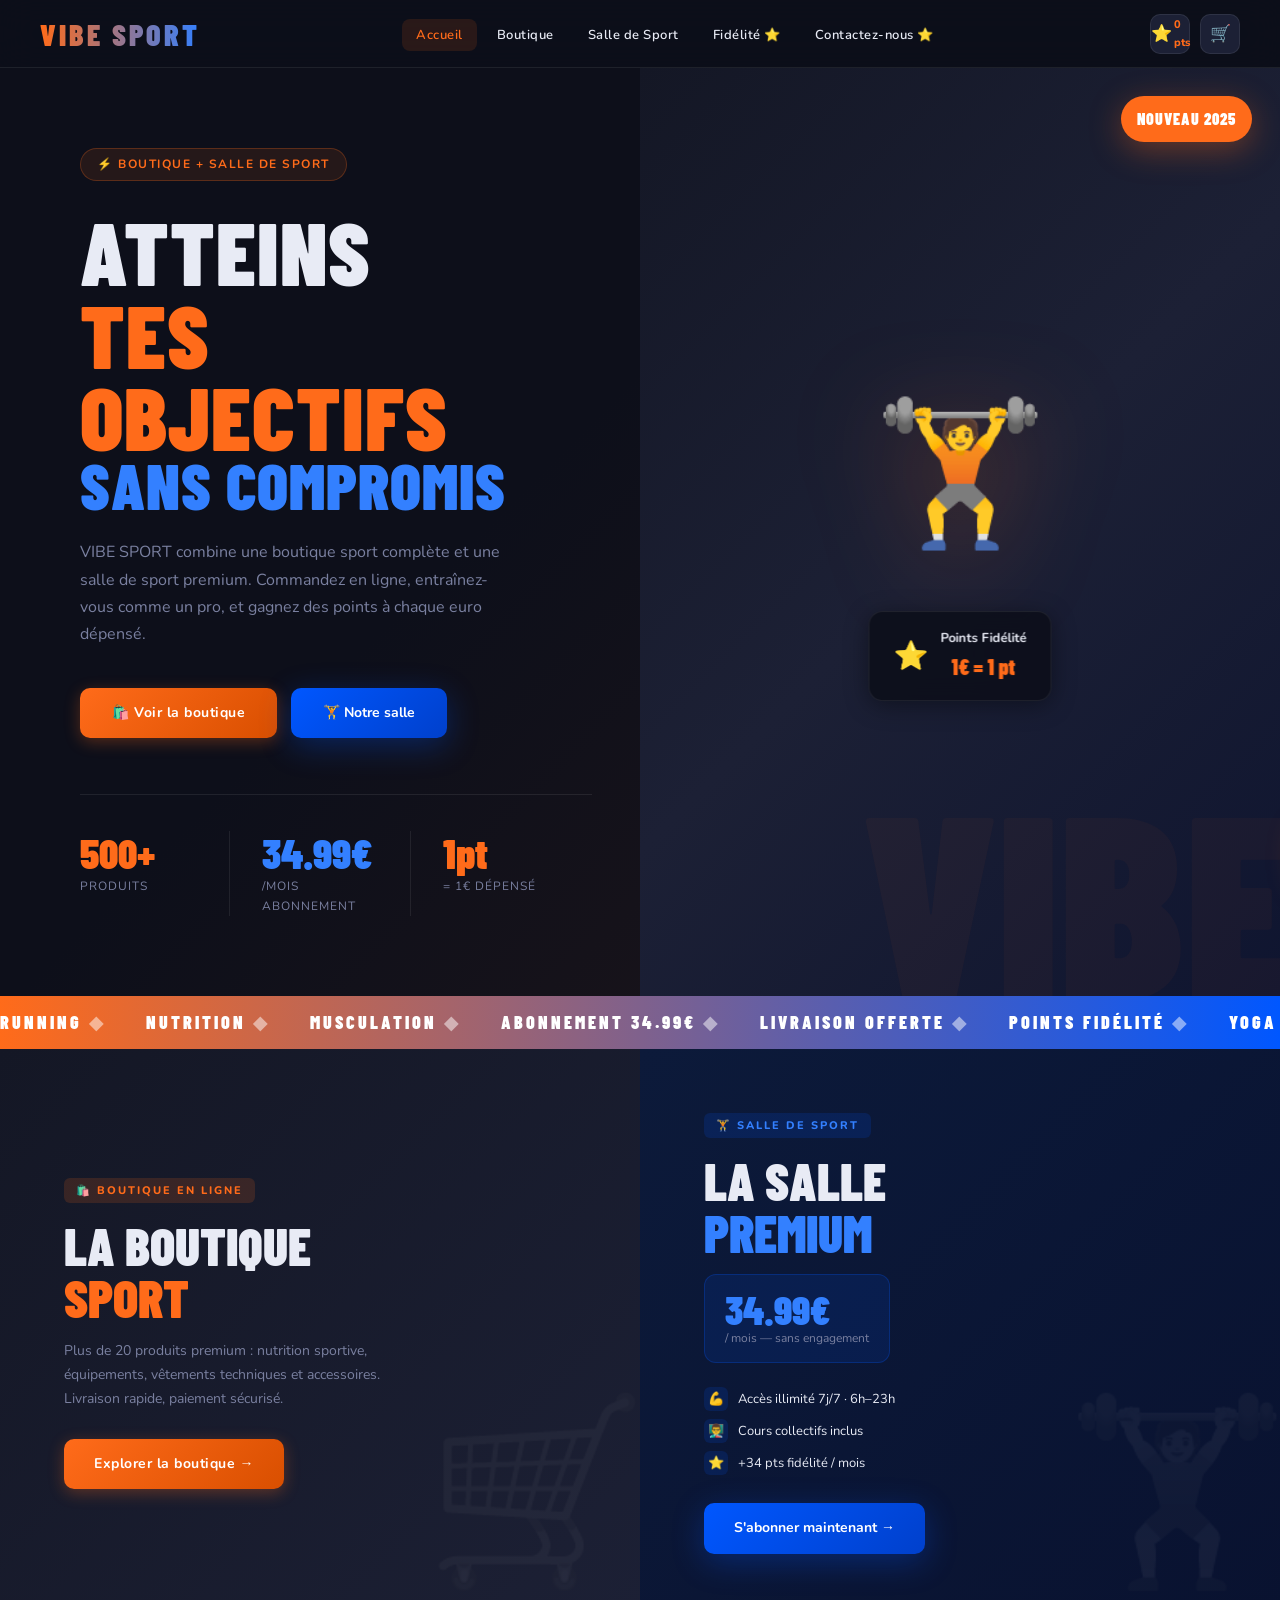
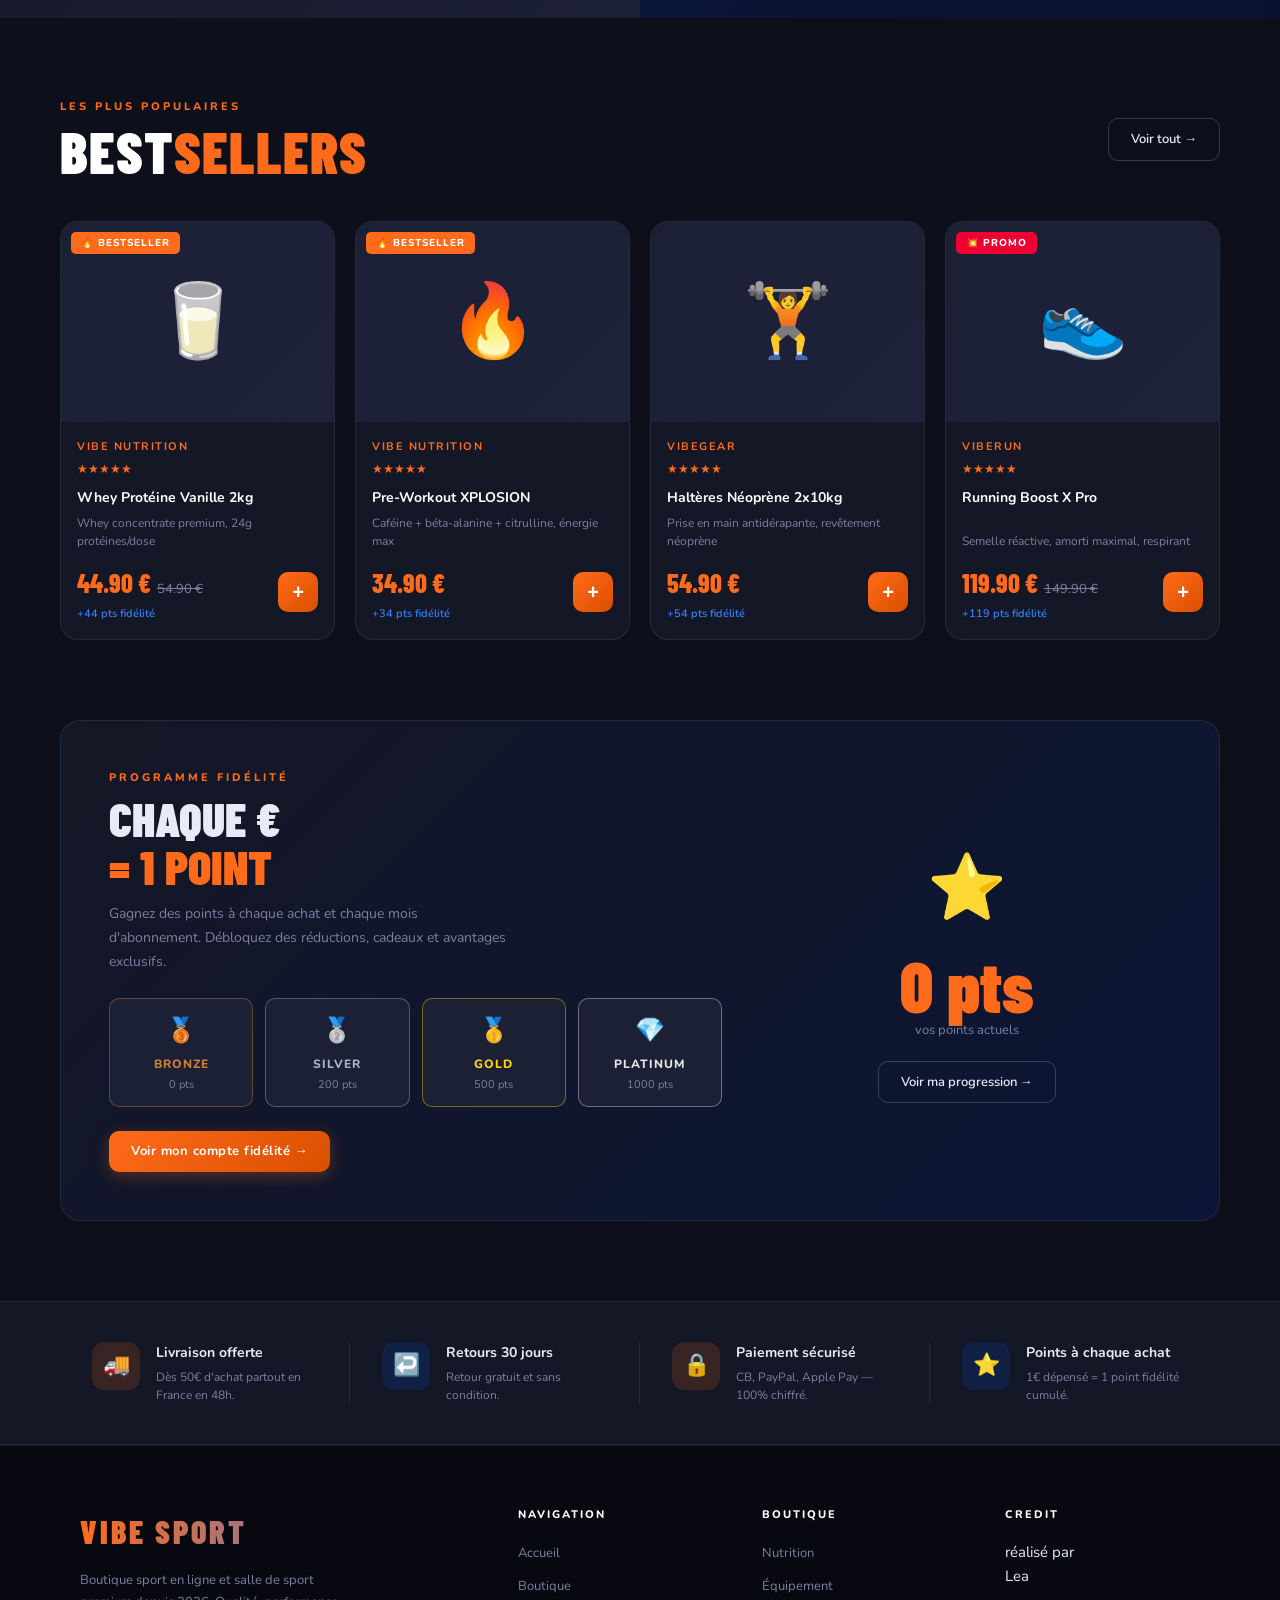
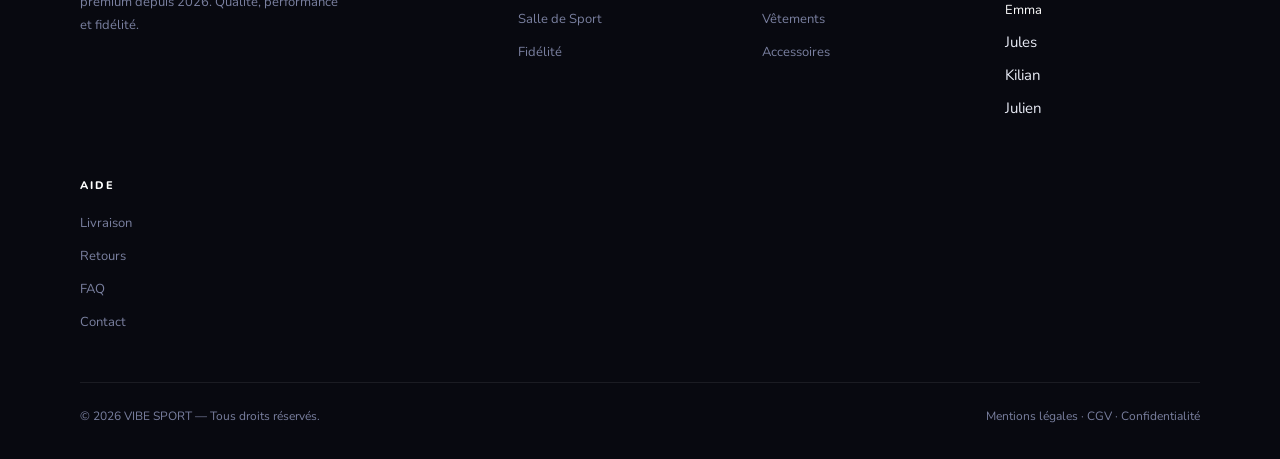
<file: index.html>
<!doctype html>
<html lang="fr">
  <head>
    <meta charset="UTF-8" />
    <meta name="viewport" content="width=device-width, initial-scale=1.0" />
    <title>VIBE SPORT — Boutique & Salle de Sport</title>
    <link rel="stylesheet" href="style.css" />
    <link rel="icon" href="icon.jpg" />
  </head>
  <body>
    <!-- NAVBAR -->
    <nav class="navbar">
      <a class="nav-logo" href="index.html">VIBE SPORT</a>
      <ul class="nav-links">
        <li><a href="index.html" class="active">Accueil</a></li>
        <li><a href="boutique.html">Boutique</a></li>
        <li><a href="salle.html">Salle de Sport</a></li>
        <li><a href="fidelite.html">Fidélité ⭐</a></li>
        <li>
          <a href="https://www.youtube.com/watch?v=dQw4w9WgXcQ" target="_blank"
            >Contactez-nous ⭐</a
          >
        </li>
      </ul>
      <div class="nav-actions">
        <a href="fidelite.html" class="nav-icon-btn" title="Points fidélité"
          >⭐
          <span
            class="points-display"
            style="
              font-size: 11px;
              font-weight: 800;
              color: var(--orange);
              margin-left: 2px;
            "
            >0 pts</span
          ></a
        >
        <button class="nav-icon-btn" onclick="openCart()" title="Panier">
          🛒 <span class="badge cart-badge-val" style="display: none">0</span>
        </button>
      </div>
      <button class="nav-hamburger" id="navHamburger" aria-label="Menu" onclick="toggleMobileMenu()">
        <span></span><span></span><span></span>
      </button>
    </nav>

    <!-- HERO -->
    <section class="hero">
      <div class="hero-left">
        <div class="hero-eyebrow">⚡ Boutique + Salle de sport</div>
        <h1 class="hero-title">
          ATTEINS<br />
          <span class="line-orange">TES OBJECTIFS</span>
          <span class="line-blue" style="font-size: clamp(48px, 5vw, 72px)"
            >SANS COMPROMIS</span
          >
        </h1>
        <p class="hero-sub">
          VIBE SPORT combine une boutique sport complète et une salle de sport
          premium. Commandez en ligne, entraînez-vous comme un pro, et gagnez
          des points à chaque euro dépensé.
        </p>
        <div class="hero-btns">
          <a
            href="boutique.html"
            class="btn-primary"
            style="padding: 14px 32px; font-size: 14px"
            >🛍️ Voir la boutique</a
          >
          <a
            href="salle.html"
            class="btn-blue"
            style="padding: 14px 32px; font-size: 14px"
            >🏋️ Notre salle</a
          >
        </div>
        <div class="hero-stats">
          <div class="hero-stat">
            <div class="stat-n">500+</div>
            <div class="stat-l">Produits</div>
          </div>
          <div class="hero-stat">
            <div class="stat-n blue">34.99€</div>
            <div class="stat-l">/mois abonnement</div>
          </div>
          <div class="hero-stat">
            <div class="stat-n">1pt</div>
            <div class="stat-l">= 1€ dépensé</div>
          </div>
        </div>
      </div>
      <div class="hero-right">
        <div class="hero-bg-text">VIBE</div>
        <div class="pill-badge">NOUVEAU 2025</div>
        <div class="hero-float-card">
          <span class="hero-main-emoji">🏋️</span>
          <div class="hero-card-mini">
            <span class="hcm-icon">⭐</span>
            <div>
              <div class="hcm-name">Points Fidélité</div>
              <div class="hcm-price">1€ = 1 pt</div>
            </div>
          </div>
        </div>
      </div>
    </section>

    <!-- MARQUEE -->
    <div class="marquee-strip">
      <div class="marquee-track">
        <span class="marquee-item"
          >RUNNING <span class="marquee-sep">◆</span></span
        >
        <span class="marquee-item"
          >NUTRITION <span class="marquee-sep">◆</span></span
        >
        <span class="marquee-item"
          >MUSCULATION <span class="marquee-sep">◆</span></span
        >
        <span class="marquee-item"
          >ABONNEMENT 34.99€ <span class="marquee-sep">◆</span></span
        >
        <span class="marquee-item"
          >LIVRAISON OFFERTE <span class="marquee-sep">◆</span></span
        >
        <span class="marquee-item"
          >POINTS FIDÉLITÉ <span class="marquee-sep">◆</span></span
        >
        <span class="marquee-item"
          >YOGA <span class="marquee-sep">◆</span></span
        >
        <span class="marquee-item"
          >CYCLISME <span class="marquee-sep">◆</span></span
        >
        <span class="marquee-item"
          >RUNNING <span class="marquee-sep">◆</span></span
        >
        <span class="marquee-item"
          >NUTRITION <span class="marquee-sep">◆</span></span
        >
        <span class="marquee-item"
          >MUSCULATION <span class="marquee-sep">◆</span></span
        >
        <span class="marquee-item"
          >ABONNEMENT 34.99€ <span class="marquee-sep">◆</span></span
        >
        <span class="marquee-item"
          >LIVRAISON OFFERTE <span class="marquee-sep">◆</span></span
        >
        <span class="marquee-item"
          >POINTS FIDÉLITÉ <span class="marquee-sep">◆</span></span
        >
        <span class="marquee-item"
          >YOGA <span class="marquee-sep">◆</span></span
        >
        <span class="marquee-item"
          >CYCLISME <span class="marquee-sep">◆</span></span
        >
      </div>
    </div>

    <!-- BOUTIQUE / SALLE SPLIT -->
    <div class="split-section">
      <div class="split-pane shop">
        <div class="split-bg-emoji">🛒</div>
        <span class="split-tag shop">🛍️ Boutique en ligne</span>
        <div class="split-title">
          LA BOUTIQUE<br /><span style="color: var(--orange)">SPORT</span>
        </div>
        <p class="split-desc">
          Plus de 20 produits premium : nutrition sportive, équipements,
          vêtements techniques et accessoires. Livraison rapide, paiement
          sécurisé.
        </p>
        <a
          href="boutique.html"
          class="btn-primary"
          style="padding: 14px 30px; font-size: 14px; width: fit-content"
          >Explorer la boutique →</a
        >
      </div>
      <div class="split-pane gym">
        <div class="split-bg-emoji">🏋️</div>
        <span class="split-tag gym">🏋️ Salle de Sport</span>
        <div class="split-title">
          LA SALLE<br /><span style="color: var(--blue-light)">PREMIUM</span>
        </div>
        <div class="gym-price-badge">
          <span class="gym-price-big">34.99€</span>
          <span class="gym-price-sub">/ mois — sans engagement</span>
        </div>
        <div class="gym-features">
          <div class="gym-feat">
            <span class="gym-feat-icon">💪</span>Accès illimité 7j/7 · 6h–23h
          </div>
          <div class="gym-feat">
            <span class="gym-feat-icon">👨‍🏫</span>Cours collectifs inclus
          </div>
          <div class="gym-feat">
            <span class="gym-feat-icon">⭐</span>+34 pts fidélité / mois
          </div>
        </div>
        <a
          href="salle.html"
          class="btn-blue"
          style="padding: 14px 30px; font-size: 14px; width: fit-content"
          >S'abonner maintenant →</a
        >
      </div>
    </div>

    <!-- BESTSELLERS -->
    <section class="preview-section">
      <div class="container">
        <div class="flex-between mb-32">
          <div>
            <span class="section-label">Les plus populaires</span>
            <h2 class="section-title">BEST<span>SELLERS</span></h2>
          </div>
          <a href="boutique.html" class="btn-outline">Voir tout →</a>
        </div>
        <div class="preview-grid" id="bestsellers-grid">
          <!-- JS rendered -->
        </div>
      </div>
    </section>

    <!-- LOYALTY TEASER -->
    <div class="container">
      <div class="loyalty-teaser">
        <div>
          <span class="section-label">Programme fidélité</span>
          <div class="lt-title">
            CHAQUE €<br /><span style="color: var(--orange)">= 1 POINT</span>
          </div>
          <p class="lt-desc">
            Gagnez des points à chaque achat et chaque mois d'abonnement.
            Débloquez des réductions, cadeaux et avantages exclusifs.
          </p>
          <div class="lt-tiers">
            <div class="lt-tier" style="border-color: rgba(205, 127, 50, 0.4)">
              <div class="lt-tier-icon">🥉</div>
              <div class="lt-tier-name" style="color: #cd7f32">Bronze</div>
              <div class="lt-tier-pts">0 pts</div>
            </div>
            <div class="lt-tier" style="border-color: rgba(168, 178, 192, 0.4)">
              <div class="lt-tier-icon">🥈</div>
              <div class="lt-tier-name" style="color: #a8b2c0">Silver</div>
              <div class="lt-tier-pts">200 pts</div>
            </div>
            <div class="lt-tier" style="border-color: rgba(255, 215, 0, 0.4)">
              <div class="lt-tier-icon">🥇</div>
              <div class="lt-tier-name" style="color: #ffd700">Gold</div>
              <div class="lt-tier-pts">500 pts</div>
            </div>
            <div class="lt-tier" style="border-color: rgba(229, 228, 226, 0.4)">
              <div class="lt-tier-icon">💎</div>
              <div class="lt-tier-name" style="color: #e5e4e2">Platinum</div>
              <div class="lt-tier-pts">1000 pts</div>
            </div>
          </div>
          <a
            href="fidelite.html"
            class="btn-primary mt-24"
            style="display: inline-block; width: fit-content"
            >Voir mon compte fidélité →</a
          >
        </div>
        <div class="lt-right">
          <div style="font-size: 64px; margin-bottom: 8px">⭐</div>
          <div class="lt-pts-display points-display">0 pts</div>
          <div class="lt-pts-label">vos points actuels</div>
          <a href="fidelite.html" class="btn-outline">Voir ma progression →</a>
        </div>
      </div>
    </div>

    <!-- FEATURES -->
    <div class="features-strip">
      <div class="container">
        <div class="features-grid">
          <div class="feat-item">
            <div class="feat-icon-box orange">🚚</div>
            <div>
              <div class="feat-title">Livraison offerte</div>
              <div class="feat-desc">
                Dès 50€ d'achat partout en France en 48h.
              </div>
            </div>
          </div>
          <div class="feat-item">
            <div class="feat-icon-box blue">↩️</div>
            <div>
              <div class="feat-title">Retours 30 jours</div>
              <div class="feat-desc">Retour gratuit et sans condition.</div>
            </div>
          </div>
          <div class="feat-item">
            <div class="feat-icon-box orange">🔒</div>
            <div>
              <div class="feat-title">Paiement sécurisé</div>
              <div class="feat-desc">CB, PayPal, Apple Pay — 100% chiffré.</div>
            </div>
          </div>
          <div class="feat-item">
            <div class="feat-icon-box blue">⭐</div>
            <div>
              <div class="feat-title">Points à chaque achat</div>
              <div class="feat-desc">1€ dépensé = 1 point fidélité cumulé.</div>
            </div>
          </div>
        </div>
      </div>
    </div>

    <!-- FOOTER -->
    <footer>
      <div class="container">
        <div class="footer-grid">
          <div>
            <span class="footer-logo-txt">VIBE SPORT</span>
            <p class="footer-desc">
              Boutique sport en ligne et salle de sport premium depuis 2026.
              Qualité, performance et fidélité.
            </p>
          </div>
          <div class="footer-col">
            <h4>Navigation</h4>
            <ul>
              <li><a href="index.html">Accueil</a></li>
              <li><a href="boutique.html">Boutique</a></li>
              <li><a href="salle.html">Salle de Sport</a></li>
              <li><a href="fidelite.html">Fidélité</a></li>
            </ul>
          </div>
          <div class="footer-col">
            <h4>Boutique</h4>
            <ul>
              <li><a href="boutique.html">Nutrition</a></li>
              <li><a href="boutique.html">Équipement</a></li>
              <li><a href="boutique.html">Vêtements</a></li>
              <li><a href="boutique.html">Accessoires</a></li>
            </ul>
          </div>
          <div class="footer-col">
            <h4>credit</h4>
            <p>
              réalisé par <ul>
                <li>Lea </li>
                <li><a href="VID_20260324_151628_197.mp4" target="_blank" style="color: white;">Emma</a></li>
                <li>Jules</li>
                <li>Kilian</li>
                <li>Julien</li>
              </ul>
              
            </p>
          </div>
          <div class="footer-col">
            <h4>Aide</h4>
            <ul>
              <li><a href="#">Livraison</a></li>
              <li><a href="#">Retours</a></li>
              <li><a href="#">FAQ</a></li>
              <li>
                <a
                  href="https://www.youtube.com/watch?v=dQw4w9WgXcQ"
                  target="_blank"
                  >Contact</a
                >
              </li>
            </ul>
          </div>
        </div>
        <div class="footer-bottom">
          <span class="footer-copy"
            >© 2026 VIBE SPORT — Tous droits réservés.</span
          >
          <span class="footer-copy"
            >Mentions légales · CGV · Confidentialité</span
          >
        </div>
      </div>
    </footer>

    <!-- CART SIDEBAR -->
    <div class="cart-overlay" id="cart-overlay" onclick="closeCart()"></div>
    <div class="cart-sidebar" id="cart-sidebar">
      <div class="cart-header">
        <div class="cart-title">🛒 Mon Panier</div>
        <button class="cart-close" onclick="closeCart()">✕</button>
      </div>
      <div class="cart-items" id="cart-items"></div>
      <div class="cart-footer">
        <div class="cart-points-earn" id="cart-earn-pts">
          +0 pts fidélité à gagner sur cette commande
        </div>
        <div class="cart-totals">
          <div class="cart-total-row">
            <span>Sous-total</span><span id="cart-subtotal">0.00 €</span>
          </div>
          <div class="cart-total-row">
            <span>Livraison</span><span style="color: #22c55e">Offerte</span>
          </div>
          <div class="cart-total-row grand">
            <span>Total</span><span class="val" id="cart-grand">0.00 €</span>
          </div>
        </div>
        <button class="checkout-btn" onclick="STORE.checkout()">
          COMMANDER →
        </button>
      </div>
    </div>

    <!-- ORDER SUCCESS MODAL -->
    <div class="modal-overlay" id="order-modal">
      <div class="modal-box">
        <div style="font-size: 64px; margin-bottom: 16px">🎉</div>
        <div
          style="
            font-family: &quot;Barlow Condensed&quot;, sans-serif;
            font-size: 40px;
            font-weight: 900;
            color: var(--white);
            margin-bottom: 8px;
          "
        >
          COMMANDÉ AVEC SUCCÈS !
        </div>
        <p style="color: var(--muted); font-size: 14px; margin-bottom: 28px">
          Votre commande a été confirmée. Livraison sous 48h.
        </p>
        <div
          style="
            background: var(--dark3);
            border: 1px solid var(--border);
            border-radius: 14px;
            padding: 20px;
            margin-bottom: 24px;
          "
        >
          <div
            style="
              display: flex;
              justify-content: space-between;
              margin-bottom: 10px;
            "
          >
            <span style="color: var(--muted); font-size: 13px"
              >Montant total</span
            >
            <span style="font-weight: 800; color: var(--white)" id="om-total"
              >0 €</span
            >
          </div>
          <div
            style="
              display: flex;
              justify-content: space-between;
              margin-bottom: 10px;
            "
          >
            <span style="color: var(--muted); font-size: 13px"
              >Points gagnés</span
            >
            <span style="font-weight: 800; color: var(--orange)" id="om-points"
              >0 pts</span
            >
          </div>
          <div
            style="
              display: flex;
              justify-content: space-between;
              border-top: 1px solid var(--border);
              padding-top: 10px;
              margin-top: 4px;
            "
          >
            <span style="color: var(--muted); font-size: 13px"
              >Total points cumulés</span
            >
            <span
              style="
                font-family: &quot;Barlow Condensed&quot;, sans-serif;
                font-size: 22px;
                font-weight: 900;
                color: var(--blue-light);
              "
              id="om-total-pts"
              >0 pts</span
            >
          </div>
        </div>
        <div style="display: flex; gap: 12px">
          <a
            href="fidelite.html"
            class="btn-blue"
            style="flex: 1; text-align: center; padding: 12px"
            >Voir mes points ⭐</a
          >
          <button
            onclick="closeOrderModal()"
            class="btn-outline"
            style="flex: 1"
          >
            Continuer →
          </button>
        </div>
      </div>
    </div>

    <!-- TOAST CONTAINER -->
    <div id="toast-container" class="toast-container"></div>

    <script src="app.js"></script>
    <script>
      // Render 4 bestsellers
      const bests = [1, 5, 8, 16];
      const grid = document.getElementById("bestsellers-grid");
      bests.forEach((id) => {
        const p = PRODUCTS.find((x) => x.id === id);
        if (!p) return;
        const stars = "★".repeat(p.stars) + "☆".repeat(5 - p.stars);
        const badgeHTML = p.badge
          ? `<div class="product-badge badge-${p.badge}">${p.badge === "hot" ? "🔥 Bestseller" : p.badge === "new" ? "🆕 Nouveau" : p.badge === "sale" ? "💥 Promo" : p.badge}</div>`
          : "";
        const oldHTML = p.old
          ? `<span class="product-price-old">${p.old.toFixed(2)} €</span>`
          : "";
        grid.innerHTML += `
      <div class="product-card" data-cat="${p.cat}">
        <div class="product-img">${badgeHTML}${p.emoji}</div>
        <div class="product-body">
          <div class="product-brand">${p.brand}</div>
          <div class="product-stars">${stars}</div>
          <div class="product-name">${p.name}</div>
          <div class="product-desc">${p.desc}</div>
          <div class="product-footer">
            <div>
              <span class="product-price">${p.price.toFixed(2)} €</span>${oldHTML}
              <div class="product-points">+${Math.floor(p.price)} pts fidélité</div>
            </div>
            <button class="add-to-cart" id="atc-h-${p.id}" onclick="STORE.addToCart(${p.id});this.classList.add('added');this.textContent='✓';setTimeout(()=>{this.classList.remove('added');this.textContent='+'},1500)">+</button>
          </div>
        </div>
      </div>`;
      });
    </script>
</body>
</html>
</file>
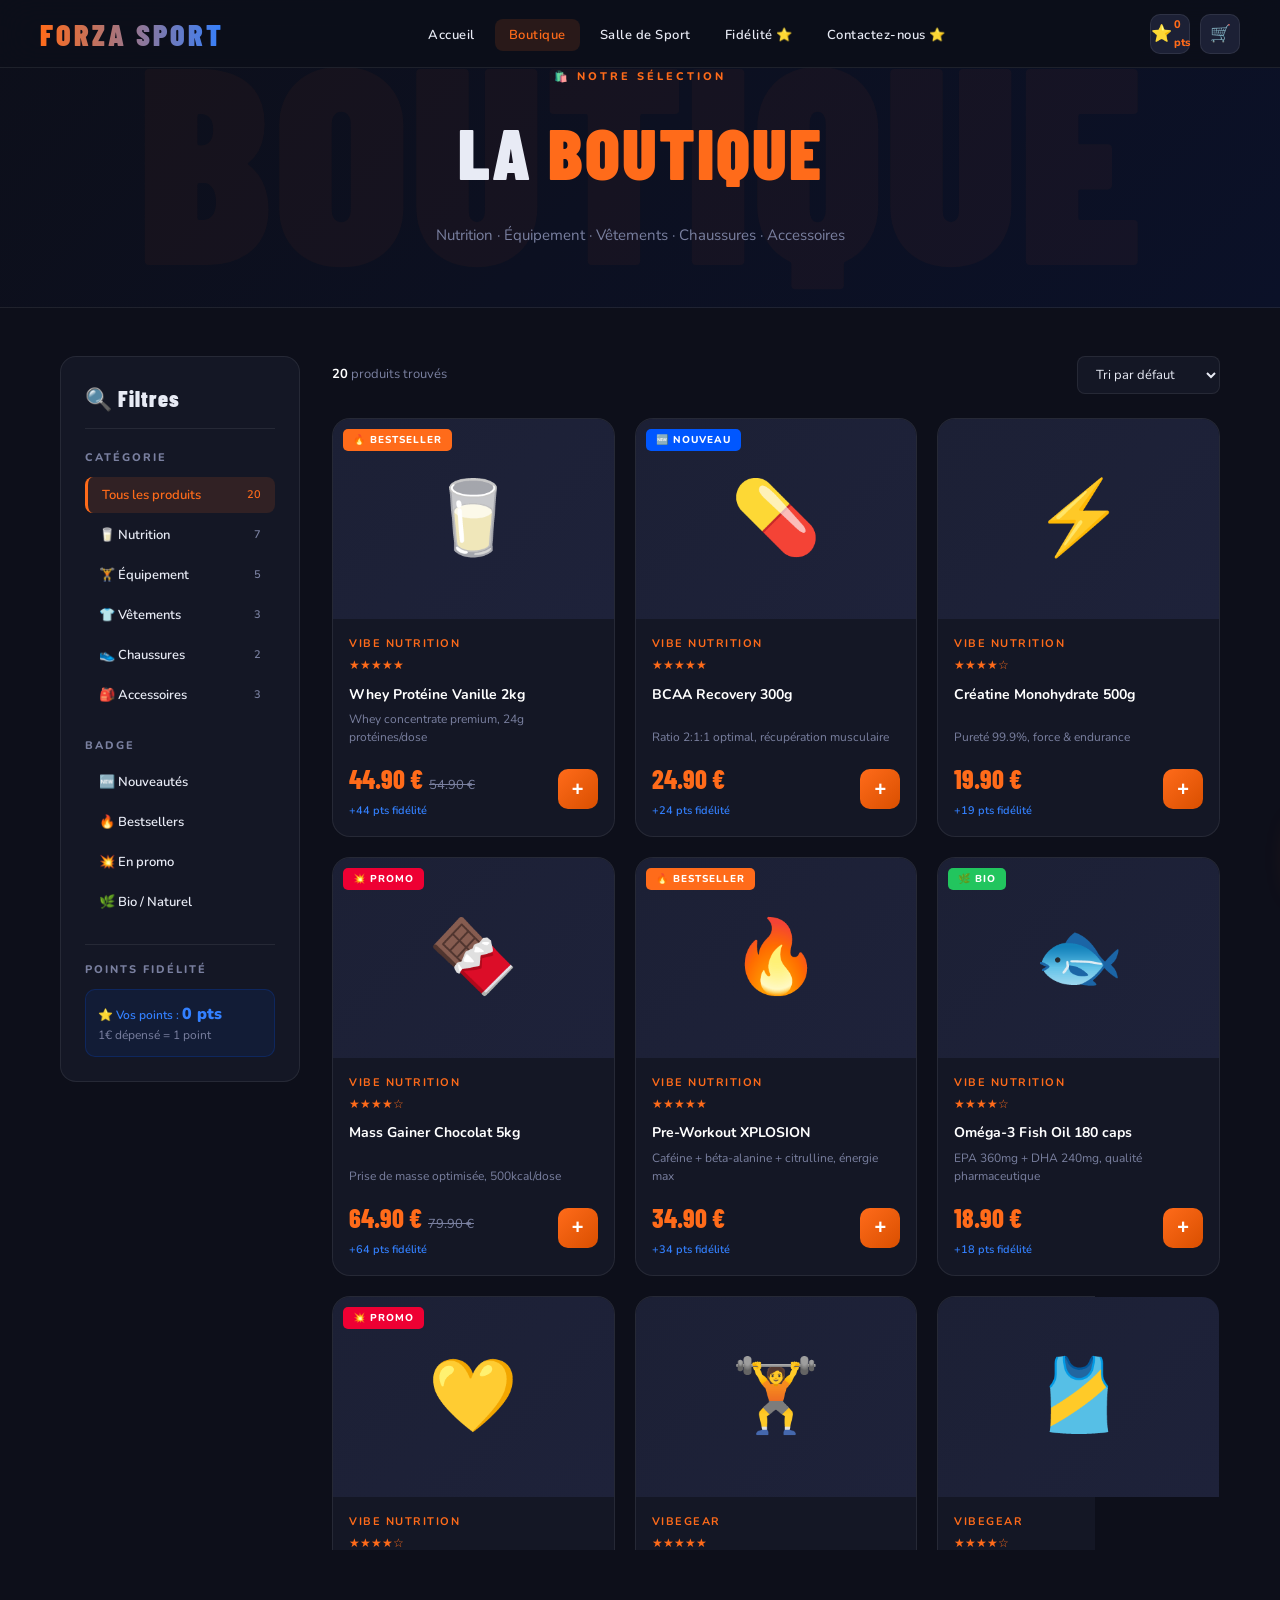
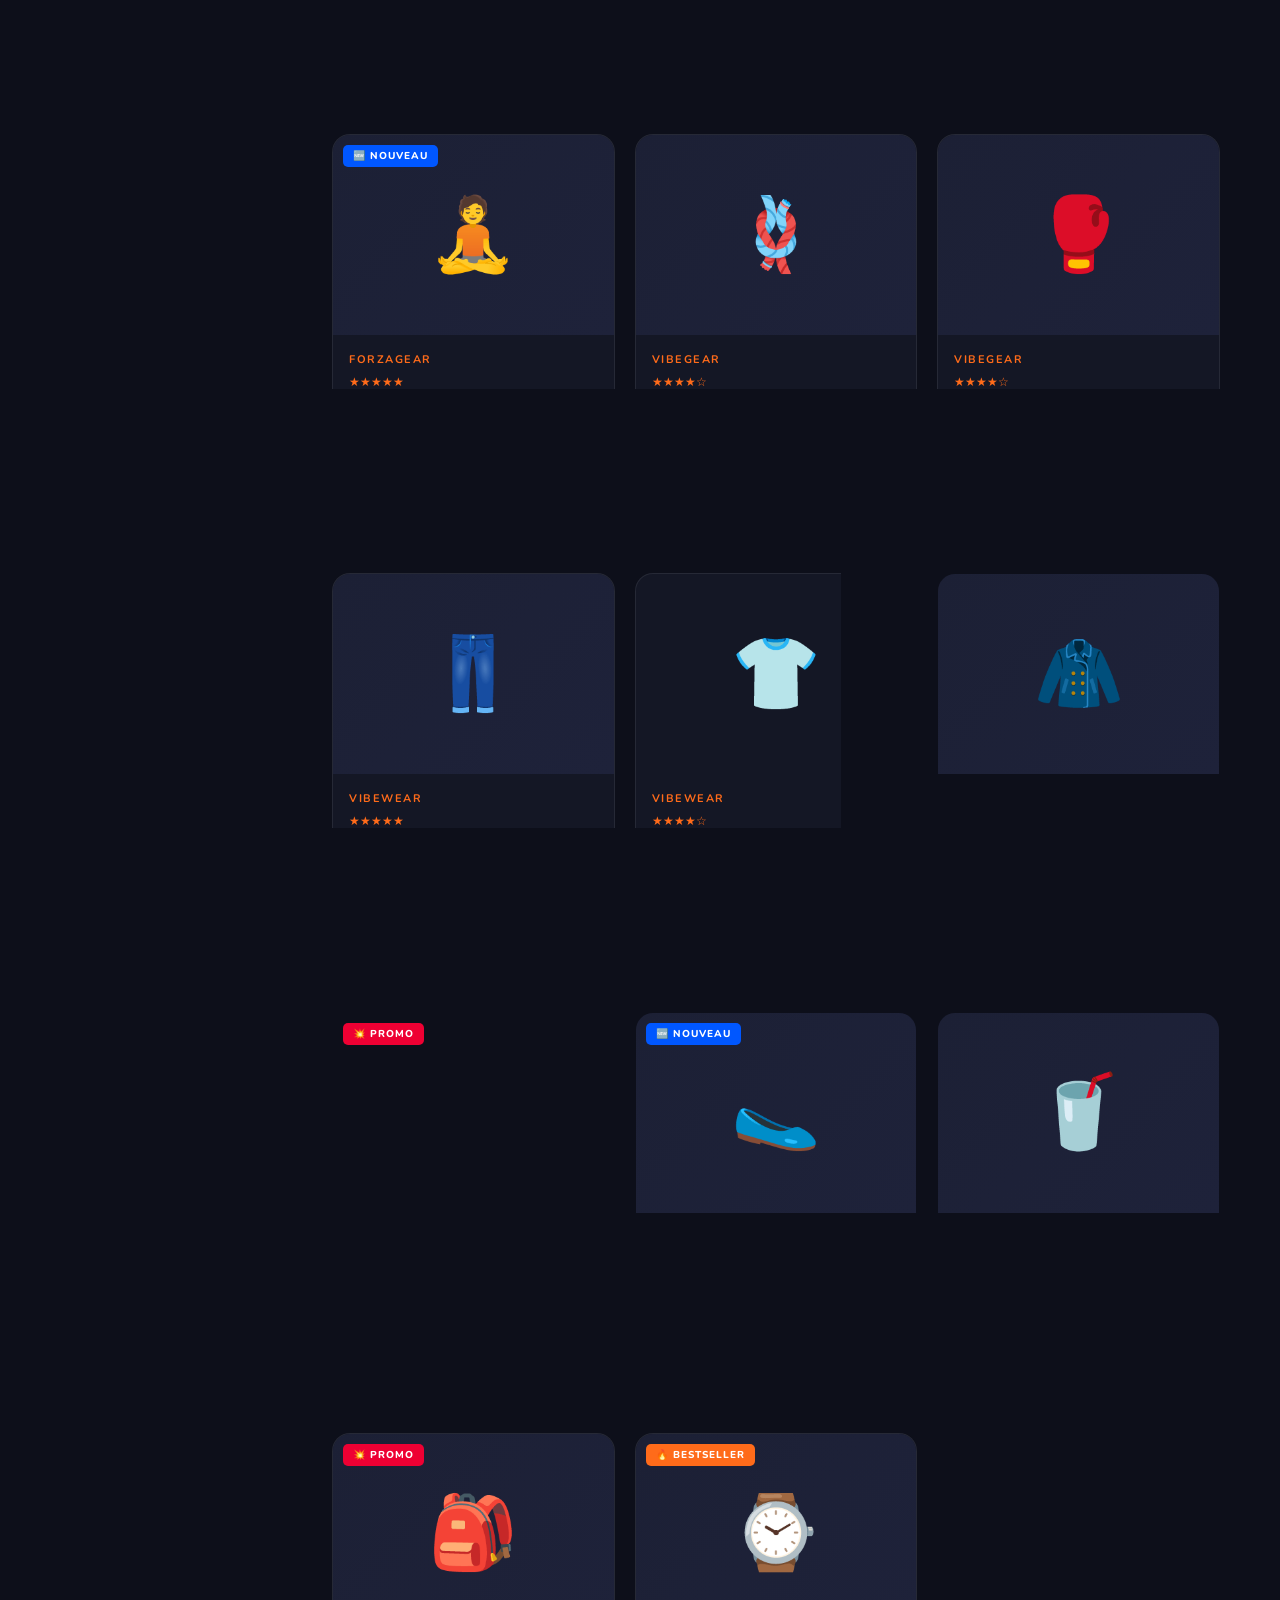
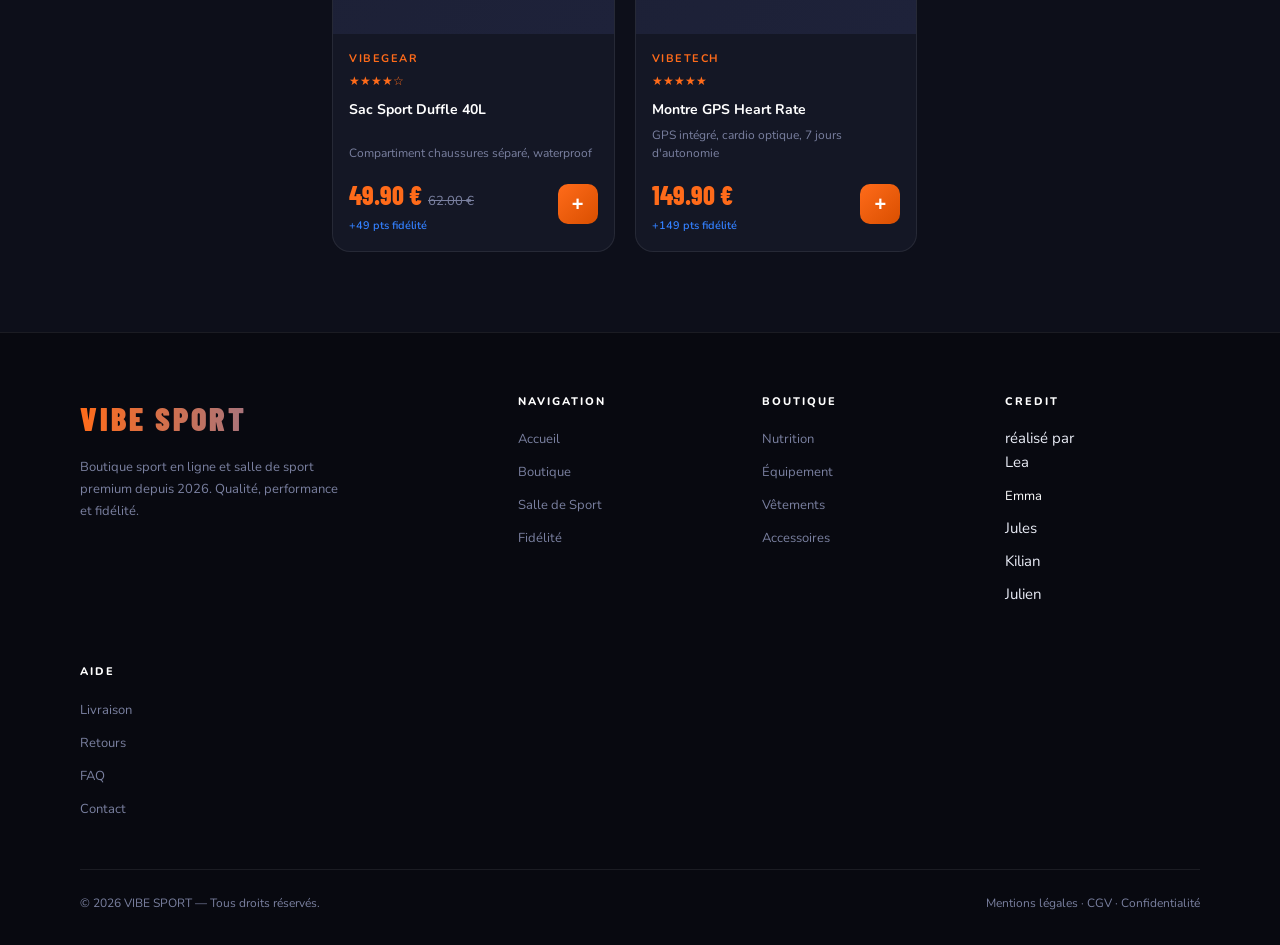
<file: boutique.html>
<!doctype html>
<html lang="fr">
  <head>
    <meta charset="UTF-8" />
    <meta name="viewport" content="width=device-width, initial-scale=1.0" />
    <title>Boutique — VIBE SPORT</title>
    <link rel="stylesheet" href="style.css" />
    <link rel="icon" href="icon.jpg" />
  </head>
  <body>
    <!-- NAVBAR -->
    <nav class="navbar">
      <a class="nav-logo" href="index.html">FORZA SPORT</a>
      <ul class="nav-links">
        <li><a href="index.html">Accueil</a></li>
        <li><a href="boutique.html" class="active">Boutique</a></li>
        <li><a href="salle.html">Salle de Sport</a></li>
        <li><a href="fidelite.html">Fidélité ⭐</a></li>
        <li>
          <a href="https://www.youtube.com/watch?v=dQw4w9WgXcQ" target="_blank"
            >Contactez-nous ⭐</a
          >
        </li>
      </ul>
      <div class="nav-actions">
        <a href="fidelite.html" class="nav-icon-btn" title="Points fidélité"
          >⭐
          <span
            class="points-display"
            style="
              font-size: 11px;
              font-weight: 800;
              color: var(--orange);
              margin-left: 2px;
            "
            >0 pts</span
          ></a
        >
        <button class="nav-icon-btn" onclick="openCart()">
          🛒 <span class="badge cart-badge-val" style="display: none">0</span>
        </button>
      </div>
      <button class="nav-hamburger" id="navHamburger" aria-label="Menu" onclick="toggleMobileMenu()">
        <span></span><span></span><span></span>
      </button>
    </nav>

    <!-- SHOP HERO -->
    <div class="shop-hero page-content">
      <div class="container">
        <span class="section-label">🛍️ Notre sélection</span>
        <div class="shop-hero-title">
          LA <span style="color: var(--orange)">BOUTIQUE</span>
        </div>
        <p class="shop-hero-sub">
          Nutrition · Équipement · Vêtements · Chaussures · Accessoires
        </p>
      </div>
    </div>

    <!-- SHOP LAYOUT -->
    <div class="container">
      <div class="shop-layout">
        <!-- SIDEBAR -->
        <div class="filter-sidebar">
          <h3>🔍 Filtres</h3>
          <div class="filter-group">
            <div class="filter-group-title">Catégorie</div>
            <button
              class="filter-chip active"
              data-group="cat"
              data-cat="all"
              onclick="filterProducts('all', this)"
            >
              Tous les produits <span class="count">20</span>
            </button>
            <button
              class="filter-chip"
              data-group="cat"
              data-cat="nutrition"
              onclick="filterProducts('nutrition', this)"
            >
              🥛 Nutrition <span class="count">7</span>
            </button>
            <button
              class="filter-chip"
              data-group="cat"
              data-cat="equipement"
              onclick="filterProducts('equipement', this)"
            >
              🏋️ Équipement <span class="count">5</span>
            </button>
            <button
              class="filter-chip"
              data-group="cat"
              data-cat="vetements"
              onclick="filterProducts('vetements', this)"
            >
              👕 Vêtements <span class="count">3</span>
            </button>
            <button
              class="filter-chip"
              data-group="cat"
              data-cat="chaussures"
              onclick="filterProducts('chaussures', this)"
            >
              👟 Chaussures <span class="count">2</span>
            </button>
            <button
              class="filter-chip"
              data-group="cat"
              data-cat="accessoires"
              onclick="filterProducts('accessoires', this)"
            >
              🎒 Accessoires <span class="count">3</span>
            </button>
          </div>
          <div class="filter-group">
            <div class="filter-group-title">Badge</div>
            <button
              class="filter-chip"
              data-group="badge"
              data-badge="new"
              onclick="filterBadge('new', this)"
            >
              🆕 Nouveautés
            </button>
            <button
              class="filter-chip"
              data-group="badge"
              data-badge="hot"
              onclick="filterBadge('hot', this)"
            >
              🔥 Bestsellers
            </button>
            <button
              class="filter-chip"
              data-group="badge"
              data-badge="sale"
              onclick="filterBadge('sale', this)"
            >
              💥 En promo
            </button>
            <button
              class="filter-chip"
              data-group="badge"
              data-badge="bio"
              onclick="filterBadge('bio', this)"
            >
              🌿 Bio / Naturel
            </button>
          </div>
          <div style="padding-top: 16px; border-top: 1px solid var(--border)">
            <div class="filter-group-title">Points fidélité</div>
            <div
              style="
                background: rgba(0, 87, 255, 0.08);
                border: 1px solid rgba(0, 87, 255, 0.2);
                border-radius: 10px;
                padding: 12px;
                font-size: 12px;
                color: var(--blue-light);
                font-weight: 600;
                line-height: 1.5;
              "
            >
              ⭐ Vos points :
              <span
                class="points-display"
                style="font-size: 16px; font-weight: 900"
                >0 pts</span
              ><br />
              <span style="color: var(--muted); font-weight: 400"
                >1€ dépensé = 1 point</span
              >
            </div>
          </div>
        </div>

        <!-- PRODUCTS -->
        <div>
          <div class="products-header">
            <div class="results-count">
              <strong id="result-count">20</strong> produits trouvés
            </div>
            <select class="sort-select" onchange="sortProducts(this.value)">
              <option value="default">Tri par défaut</option>
              <option value="price-asc">Prix croissant</option>
              <option value="price-desc">Prix décroissant</option>
              <option value="stars">Mieux notés</option>
            </select>
          </div>
          <div class="products-grid-shop" id="products-grid"></div>
        </div>
      </div>
    </div>

    <!-- FOOTER -->
    <footer>
      <div class="container">
        <div class="footer-grid">
          <div>
            <span class="footer-logo-txt">VIBE SPORT</span>
            <p class="footer-desc">
              Boutique sport en ligne et salle de sport premium depuis 2026.
              Qualité, performance et fidélité.
            </p>
          </div>
          <div class="footer-col">
            <h4>Navigation</h4>
            <ul>
              <li><a href="index.html">Accueil</a></li>
              <li><a href="boutique.html">Boutique</a></li>
              <li><a href="salle.html">Salle de Sport</a></li>
              <li><a href="fidelite.html">Fidélité</a></li>
            </ul>
          </div>
          <div class="footer-col">
            <h4>Boutique</h4>
            <ul>
              <li><a href="boutique.html">Nutrition</a></li>
              <li><a href="boutique.html">Équipement</a></li>
              <li><a href="boutique.html">Vêtements</a></li>
              <li><a href="boutique.html">Accessoires</a></li>
            </ul>
          </div>
          <div class="footer-col">
            <h4>credit</h4>
            <p>
              réalisé par <ul>
                <li>Lea </li>
                <li><a href="VID_20260324_151628_197.mp4" target="_blank" style="color: white;">Emma</a></li>
                <li>Jules</li>
                <li>Kilian</li>
                <li>Julien</li>
              </ul>
              
            </p>
          </div>
          <div class="footer-col">
            <h4>Aide</h4>
            <ul>
              <li><a href="#">Livraison</a></li>
              <li><a href="#">Retours</a></li>
              <li><a href="#">FAQ</a></li>
              <li>
                <a
                  href="https://www.youtube.com/watch?v=dQw4w9WgXcQ"
                  target="_blank"
                  >Contact</a
                >
              </li>
            </ul>
          </div>
        </div>
        <div class="footer-bottom">
          <span class="footer-copy"
            >© 2026 VIBE SPORT — Tous droits réservés.</span
          >
          <span class="footer-copy"
            >Mentions légales · CGV · Confidentialité</span
          >
        </div>
      </div>
    </footer>

    <!-- CART SIDEBAR -->
    <div class="cart-overlay" id="cart-overlay" onclick="closeCart()"></div>
    <div class="cart-sidebar" id="cart-sidebar">
      <div class="cart-header">
        <div class="cart-title">🛒 Mon Panier</div>
        <button class="cart-close" onclick="closeCart()">✕</button>
      </div>
      <div class="cart-items" id="cart-items"></div>
      <div class="cart-footer">
        <div class="cart-points-earn" id="cart-earn-pts">
          +0 pts fidélité à gagner
        </div>
        <div class="cart-totals">
          <div class="cart-total-row">
            <span>Sous-total</span><span id="cart-subtotal">0.00 €</span>
          </div>
          <div class="cart-total-row">
            <span>Livraison</span><span style="color: #22c55e">Offerte</span>
          </div>
          <div class="cart-total-row grand">
            <span>Total</span><span class="val" id="cart-grand">0.00 €</span>
          </div>
        </div>
        <button class="checkout-btn" onclick="STORE.checkout()">
          COMMANDER →
        </button>
      </div>
    </div>

    <!-- ORDER SUCCESS MODAL -->
    <div class="modal-overlay" id="order-modal">
      <div class="modal-box">
        <div style="font-size: 64px; margin-bottom: 16px">🎉</div>
        <div
          style="
            font-family: &quot;Barlow Condensed&quot;, sans-serif;
            font-size: 40px;
            font-weight: 900;
            color: var(--white);
            margin-bottom: 8px;
          "
        >
          COMMANDÉ AVEC SUCCÈS !
        </div>
        <p style="color: var(--muted); font-size: 14px; margin-bottom: 28px">
          Votre commande a été confirmée. Livraison sous 48h.
        </p>
        <div
          style="
            background: var(--dark3);
            border: 1px solid var(--border);
            border-radius: 14px;
            padding: 20px;
            margin-bottom: 24px;
          "
        >
          <div
            style="
              display: flex;
              justify-content: space-between;
              margin-bottom: 10px;
            "
          >
            <span style="color: var(--muted); font-size: 13px"
              >Montant total</span
            >
            <span style="font-weight: 800; color: var(--white)" id="om-total"
              >0 €</span
            >
          </div>
          <div
            style="
              display: flex;
              justify-content: space-between;
              margin-bottom: 10px;
            "
          >
            <span style="color: var(--muted); font-size: 13px"
              >Points gagnés</span
            >
            <span style="font-weight: 800; color: var(--orange)" id="om-points"
              >0 pts</span
            >
          </div>
          <div
            style="
              display: flex;
              justify-content: space-between;
              border-top: 1px solid var(--border);
              padding-top: 10px;
            "
          >
            <span style="color: var(--muted); font-size: 13px"
              >Total cumulé</span
            >
            <span
              style="
                font-family: &quot;Barlow Condensed&quot;, sans-serif;
                font-size: 22px;
                font-weight: 900;
                color: var(--blue-light);
              "
              id="om-total-pts"
              >0 pts</span
            >
          </div>
        </div>
        <div style="display: flex; gap: 12px">
          <a
            href="fidelite.html"
            class="btn-blue"
            style="flex: 1; text-align: center; padding: 12px"
            >Voir mes points ⭐</a
          >
          <button
            onclick="closeOrderModal()"
            class="btn-outline"
            style="flex: 1"
          >
            Continuer →
          </button>
        </div>
      </div>
    </div>
    <div id="toast-container" class="toast-container"></div>

    <script src="app.js"></script>
    <script>
      let visibleCat = "all";
      let visibleBadge = null;
      let currentSort = "default";

      function buildCard(p) {
        const stars = "★".repeat(p.stars) + "☆".repeat(5 - p.stars);
        const badgeLabel = {
          hot: "🔥 Bestseller",
          new: "🆕 Nouveau",
          sale: "💥 Promo",
          bio: "🌿 Bio",
        };
        const badgeHTML = p.badge
          ? `<div class="product-badge badge-${p.badge}">${badgeLabel[p.badge] || p.badge}</div>`
          : "";
        const oldHTML = p.old
          ? `<span class="product-price-old">${p.old.toFixed(2)} €</span>`
          : "";
        return `
      <div class="product-card" data-cat="${p.cat}" data-badge="${p.badge || ""}">
        <div class="product-img">${badgeHTML}${p.emoji}</div>
        <div class="product-body">
          <div class="product-brand">${p.brand}</div>
          <div class="product-stars">${stars}</div>
          <div class="product-name">${p.name}</div>
          <div class="product-desc">${p.desc}</div>
          <div class="product-footer">
            <div>
              <span class="product-price">${p.price.toFixed(2)} €</span>${oldHTML}
              <div class="product-points">+${Math.floor(p.price)} pts fidélité</div>
            </div>
            <button class="add-to-cart" id="atc-${p.id}"
              onclick="STORE.addToCart(${p.id});this.classList.add('added');this.textContent='✓';setTimeout(()=>{this.classList.remove('added');this.textContent='+'},1500)">+</button>
          </div>
        </div>
      </div>`;
      }

      function renderProducts() {
        let list = [...PRODUCTS];
        if (visibleCat !== "all")
          list = list.filter((p) => p.cat === visibleCat);
        if (visibleBadge) list = list.filter((p) => p.badge === visibleBadge);
        if (currentSort === "price-asc") list.sort((a, b) => a.price - b.price);
        if (currentSort === "price-desc")
          list.sort((a, b) => b.price - a.price);
        if (currentSort === "stars") list.sort((a, b) => b.stars - a.stars);
        document.getElementById("products-grid").innerHTML = list
          .map(buildCard)
          .join("");
        document.getElementById("result-count").textContent = list.length;
      }

      function filterProducts(cat, btn) {
        visibleCat = cat;
        visibleBadge = null;
        document
          .querySelectorAll('.filter-chip[data-group="cat"]')
          .forEach((b) => b.classList.remove("active"));
        document
          .querySelectorAll('.filter-chip[data-group="badge"]')
          .forEach((b) => b.classList.remove("active"));
        btn.classList.add("active");
        renderProducts();
      }

      function filterBadge(badge, btn) {
        const wasActive = btn.classList.contains("active");
        document
          .querySelectorAll('.filter-chip[data-group="badge"]')
          .forEach((b) => b.classList.remove("active"));
        document
          .querySelectorAll('.filter-chip[data-group="cat"]')
          .forEach((b) => b.classList.remove("active"));
        if (wasActive) {
          visibleBadge = null;
          visibleCat = "all";
          document
            .querySelector('.filter-chip[data-cat="all"]')
            .classList.add("active");
        } else {
          btn.classList.add("active");
          visibleBadge = badge;
          visibleCat = "all";
        }
        renderProducts();
      }

      function sortProducts(val) {
        currentSort = val;
        renderProducts();
      }

      renderProducts();
    </script>
</body>
</html>
</file>
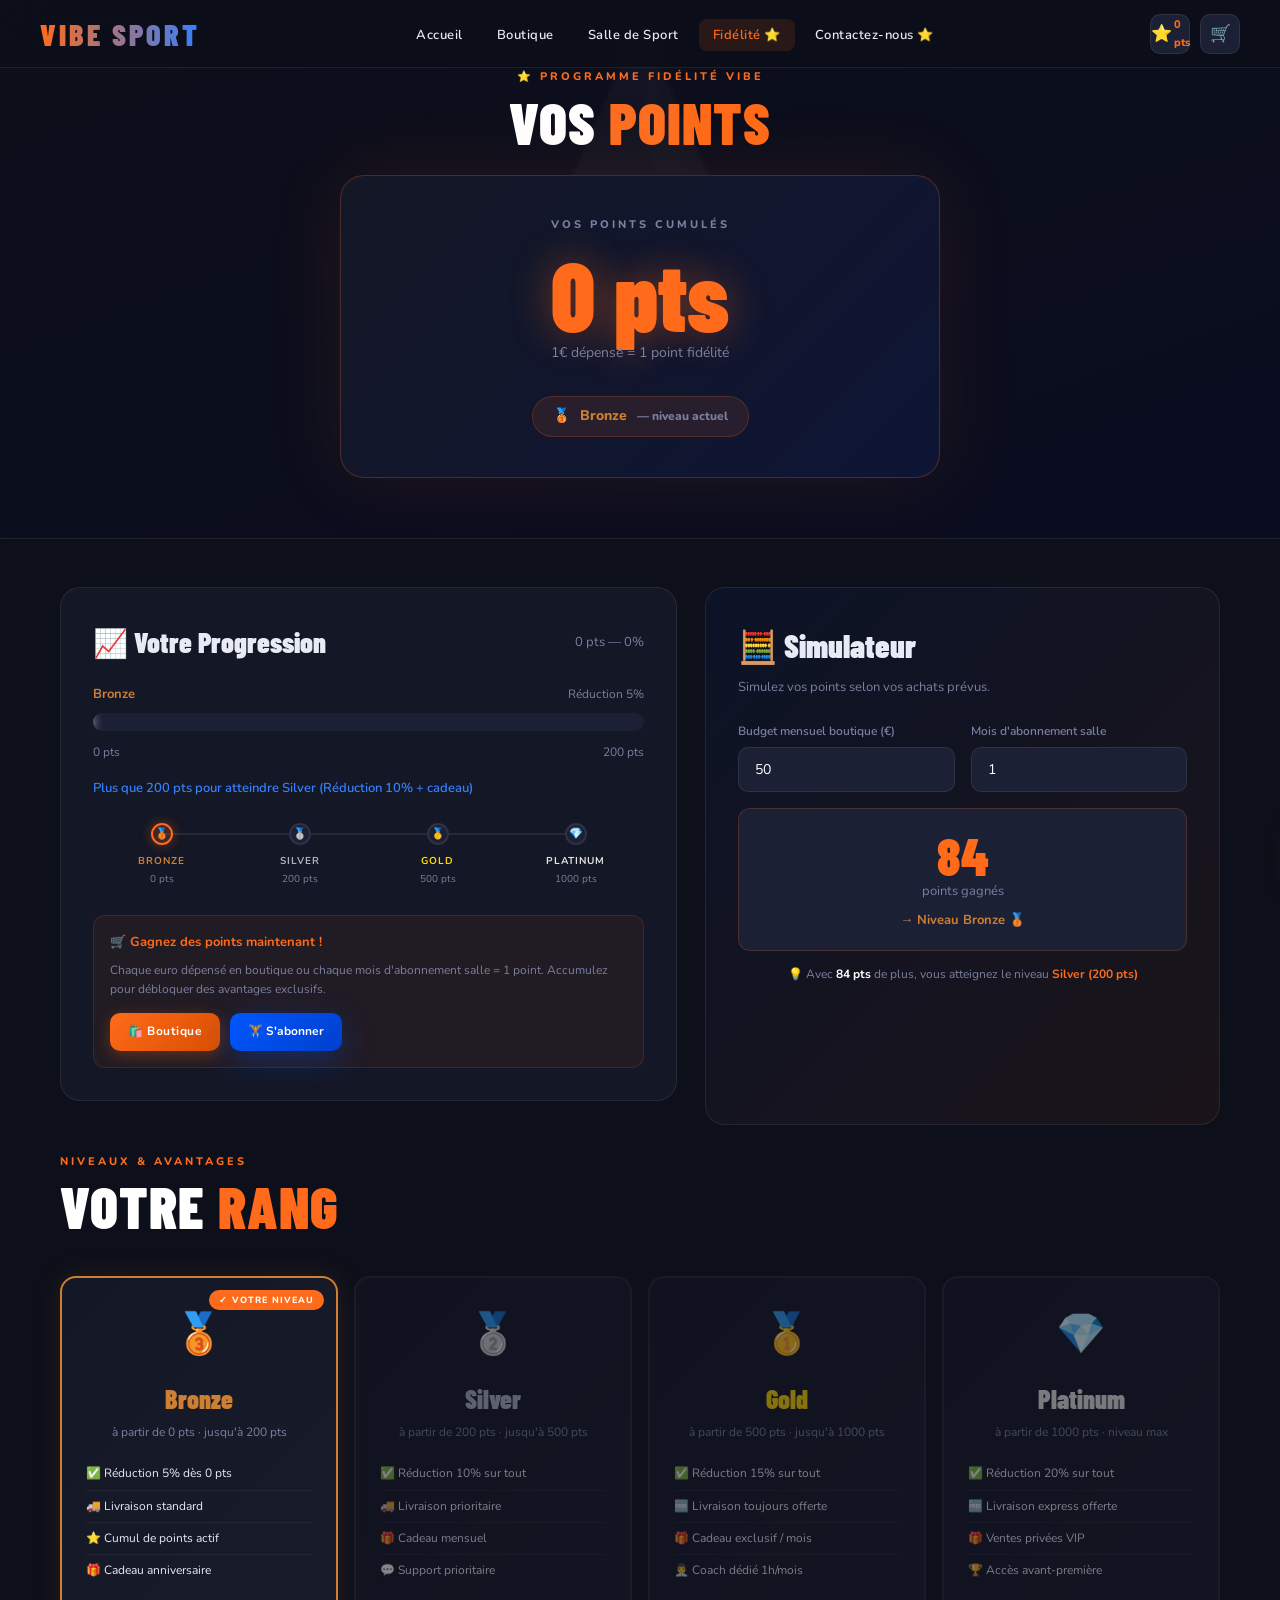
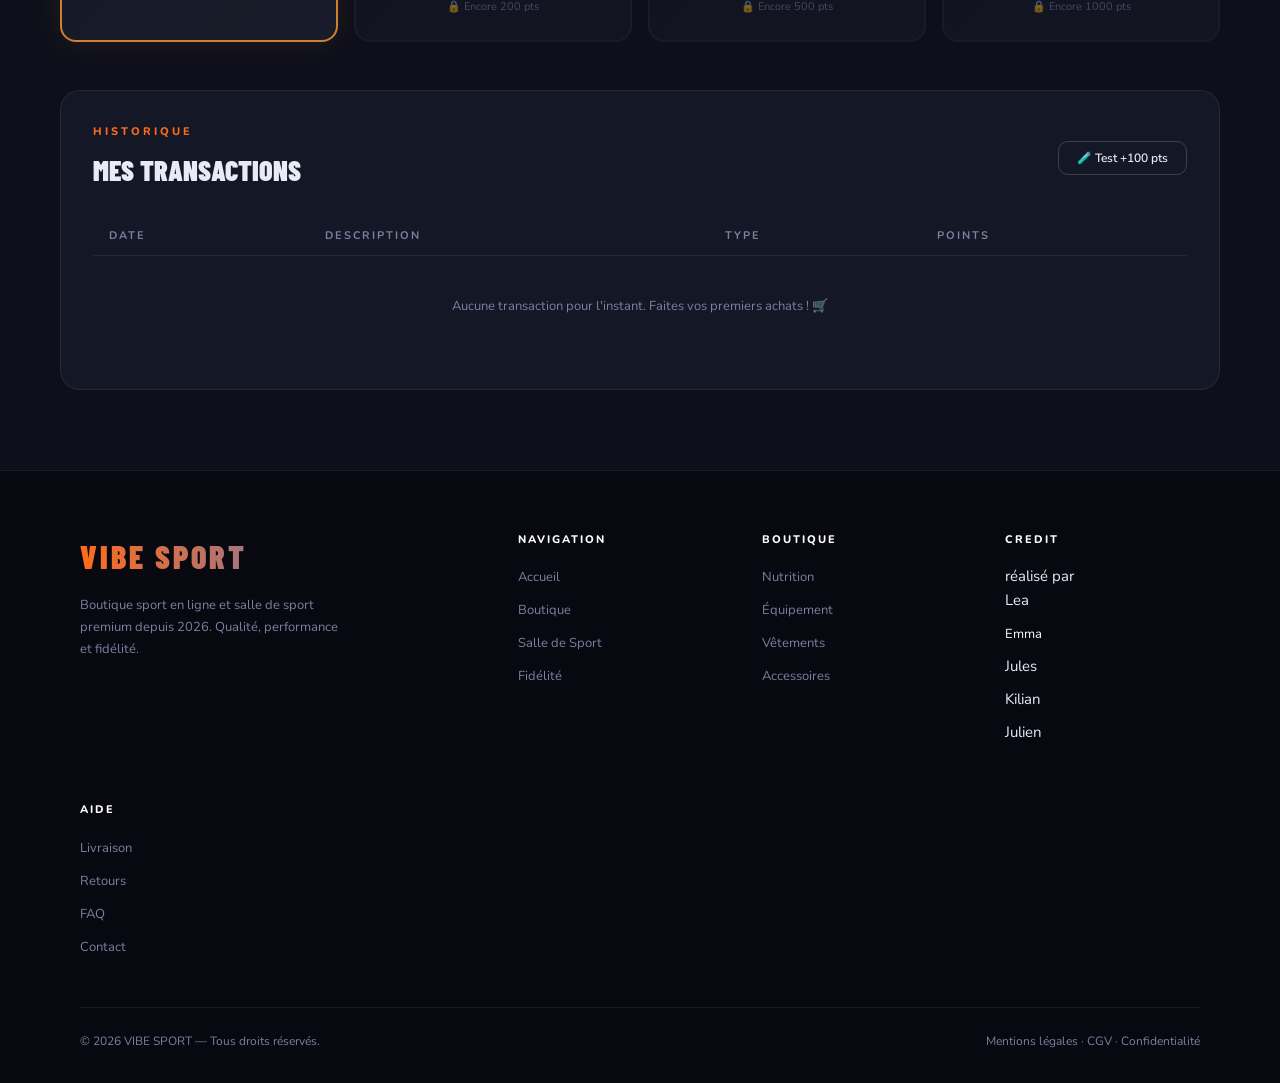
<file: fidelite.html>
<!doctype html>
<html lang="fr">
  <head>
    <meta charset="UTF-8" />
    <meta name="viewport" content="width=device-width, initial-scale=1.0" />
    <title>Programme Fidélité — VIBE SPORT</title>
    <link rel="stylesheet" href="style.css" />
    <link rel="icon" href="icon.jpg" />
  </head>
  <body>
    <!-- NAVBAR -->
    <nav class="navbar">
      <a class="nav-logo" href="index.html">VIBE SPORT</a>
      <ul class="nav-links">
        <li><a href="index.html">Accueil</a></li>
        <li><a href="boutique.html">Boutique</a></li>
        <li><a href="salle.html">Salle de Sport</a></li>
        <li><a href="fidelite.html" class="active">Fidélité ⭐</a></li>
        <li>
          <a href="https://www.youtube.com/watch?v=dQw4w9WgXcQ" target="_blank"
            >Contactez-nous ⭐</a
          >
        </li>
      </ul>
      <div class="nav-actions">
        <a href="fidelite.html" class="nav-icon-btn"
          >⭐
          <span
            class="points-display"
            style="
              font-size: 11px;
              font-weight: 800;
              color: var(--orange);
              margin-left: 2px;
            "
            >0 pts</span
          ></a
        >
        <button class="nav-icon-btn" onclick="openCart()">
          🛒 <span class="badge cart-badge-val" style="display: none">0</span>
        </button>
      </div>
      <button class="nav-hamburger" id="navHamburger" aria-label="Menu" onclick="toggleMobileMenu()">
        <span></span><span></span><span></span>
      </button>
    </nav>

    <!-- HERO -->
    <div class="fid-hero page-content">
      <div class="container">
        <span class="section-label">⭐ Programme Fidélité VIBE</span>
        <h1 class="section-title mb-24">VOS <span>POINTS</span></h1>
        <div class="points-hero-card">
          <div class="phc-label">Vos points cumulés</div>
          <div class="phc-pts points-display" id="hero-pts">0</div>
          <div class="phc-pts-label">1€ dépensé = 1 point fidélité</div>
          <div class="phc-tier-badge">
            <span id="hero-tier-icon">🥉</span>
            <span id="hero-tier-name" style="color: #cd7f32">Bronze</span>
            <span style="color: var(--muted); font-size: 12px"
              >— niveau actuel</span
            >
          </div>
        </div>
      </div>
    </div>

    <!-- MAIN CONTENT -->
    <div class="container" style="padding-top: 48px; padding-bottom: 80px">
      <div
        style="
          display: grid;
          grid-template-columns: 1.2fr 1fr;
          gap: 28px;
          margin-bottom: 28px;
        "
      >
        <!-- PROGRESS BAR SECTION -->
        <div class="progress-section">
          <div class="progress-header">
            <h3>📈 Votre Progression</h3>
            <span style="font-size: 13px; color: var(--muted)"
              ><span id="loyalty-bar-label">0 pts — 0%</span></span
            >
          </div>

          <div style="margin-bottom: 24px">
            <div
              style="
                display: flex;
                justify-content: space-between;
                align-items: center;
                margin-bottom: 8px;
              "
            >
              <span
                style="font-size: 13px; font-weight: 700; color: var(--white)"
                id="loyalty-tier-name"
                >Bronze</span
              >
              <span
                style="font-size: 12px; color: var(--muted)"
                id="loyalty-tier-reward"
                >Réduction 5%</span
              >
            </div>
            <div class="progress-track">
              <div
                class="progress-fill"
                id="loyalty-bar-fill"
                style="width: 0%"
              ></div>
            </div>
            <div class="progress-labels">
              <span id="prog-min">0</span>
              <span id="prog-max">200</span>
            </div>
            <div class="progress-info" id="loyalty-tier-next">
              Plus que 200 pts pour atteindre Silver
            </div>
          </div>

          <!-- MILESTONES -->
          <div class="progress-milestones">
            <div class="milestone">
              <div class="ms-dot reached" id="ms-0">✓</div>
              <div class="ms-name" style="color: #cd7f32">Bronze</div>
              <div class="ms-pts">0 pts</div>
            </div>
            <div class="milestone">
              <div class="ms-dot" id="ms-1">🥈</div>
              <div class="ms-name" style="color: #a8b2c0">Silver</div>
              <div class="ms-pts">200 pts</div>
            </div>
            <div class="milestone">
              <div class="ms-dot" id="ms-2">🥇</div>
              <div class="ms-name" style="color: #ffd700">Gold</div>
              <div class="ms-pts">500 pts</div>
            </div>
            <div class="milestone">
              <div class="ms-dot" id="ms-3">💎</div>
              <div class="ms-name" style="color: #e5e4e2">Platinum</div>
              <div class="ms-pts">1000 pts</div>
            </div>
          </div>

          <div
            style="
              margin-top: 28px;
              background: rgba(255, 107, 26, 0.06);
              border: 1px solid rgba(255, 107, 26, 0.15);
              border-radius: 12px;
              padding: 16px;
            "
          >
            <div
              style="
                font-weight: 700;
                font-size: 13px;
                margin-bottom: 8px;
                color: var(--orange);
              "
            >
              🛒 Gagnez des points maintenant !
            </div>
            <div style="font-size: 12px; color: var(--muted); line-height: 1.6">
              Chaque euro dépensé en boutique ou chaque mois d'abonnement salle
              = 1 point. Accumulez pour débloquer des avantages exclusifs.
            </div>
            <div style="display: flex; gap: 10px; margin-top: 14px">
              <a
                href="boutique.html"
                class="btn-primary"
                style="font-size: 12px; padding: 9px 18px"
                >🛍️ Boutique</a
              >
              <a
                href="salle.html"
                class="btn-blue"
                style="font-size: 12px; padding: 9px 18px"
                >🏋️ S'abonner</a
              >
            </div>
          </div>
        </div>

        <!-- SIMULATOR -->
        <div class="simulator-card">
          <div class="sim-title">🧮 Simulateur</div>
          <div class="sim-desc">
            Simulez vos points selon vos achats prévus.
          </div>
          <div class="sim-row">
            <div class="sim-input-wrap">
              <label class="sim-label">Budget mensuel boutique (€)</label>
              <input
                class="sim-input"
                id="sim-boutique"
                type="number"
                min="0"
                value="50"
                oninput="simulate()"
              />
            </div>
            <div class="sim-input-wrap">
              <label class="sim-label">Mois d'abonnement salle</label>
              <input
                class="sim-input"
                id="sim-mois"
                type="number"
                min="0"
                value="1"
                oninput="simulate()"
              />
            </div>
          </div>
          <div class="sim-result">
            <div class="sim-result-pts" id="sim-pts">84</div>
            <div class="sim-result-label">points gagnés</div>
            <div class="sim-result-tier" id="sim-tier-info"></div>
          </div>
          <div
            style="
              margin-top: 14px;
              font-size: 12px;
              color: var(--muted);
              text-align: center;
            "
          >
            💡 Avec
            <strong style="color: var(--white)" id="sim-cumul">84 pts</strong>
            de plus, vous atteignez le niveau
            <strong style="color: var(--orange)" id="sim-next-tier"
              >Silver (200 pts)</strong
            >
          </div>
        </div>
      </div>

      <!-- TIERS -->
      <div>
        <span class="section-label">Niveaux & avantages</span>
        <h2 class="section-title mb-8">VOTRE <span>RANG</span></h2>
        <div class="tiers-grid" id="tiers-grid">
          <!-- JS rendered -->
        </div>
      </div>

      <!-- HISTORY -->
      <div class="history-section mt-48">
        <div class="flex-between mb-24">
          <div>
            <span class="section-label">Historique</span>
            <h3
              style="
                font-family: &quot;Barlow Condensed&quot;, sans-serif;
                font-size: 28px;
                font-weight: 900;
              "
            >
              MES TRANSACTIONS
            </h3>
          </div>
          <button
            class="btn-outline"
            onclick="addTestPoints()"
            style="font-size: 12px; padding: 8px 18px"
          >
            🧪 Test +100 pts
          </button>
        </div>
        <table class="history-table" id="history-table">
          <thead>
            <tr>
              <th>Date</th>
              <th>Description</th>
              <th>Type</th>
              <th>Points</th>
            </tr>
          </thead>
          <tbody id="history-body">
            <tr>
              <td
                colspan="4"
                style="text-align: center; padding: 40px; color: var(--muted)"
              >
                Aucune transaction pour l'instant. Faites vos premiers achats !
                🛒
              </td>
            </tr>
          </tbody>
        </table>
      </div>
    </div>

    <!-- FOOTER -->
    <footer>
      <div class="container">
        <div class="footer-grid">
          <div>
            <span class="footer-logo-txt">VIBE SPORT</span>
            <p class="footer-desc">
              Boutique sport en ligne et salle de sport premium depuis 2026.
              Qualité, performance et fidélité.
            </p>
          </div>
          <div class="footer-col">
            <h4>Navigation</h4>
            <ul>
              <li><a href="index.html">Accueil</a></li>
              <li><a href="boutique.html">Boutique</a></li>
              <li><a href="salle.html">Salle de Sport</a></li>
              <li><a href="fidelite.html">Fidélité</a></li>
            </ul>
          </div>
          <div class="footer-col">
            <h4>Boutique</h4>
            <ul>
              <li><a href="boutique.html">Nutrition</a></li>
              <li><a href="boutique.html">Équipement</a></li>
              <li><a href="boutique.html">Vêtements</a></li>
              <li><a href="boutique.html">Accessoires</a></li>
            </ul>
          </div>
          <div class="footer-col">
            <h4>credit</h4>
            <p>
              réalisé par <ul>
                <li>Lea </li>
                <li><a href="VID_20260324_151628_197.mp4" target="_blank" style="color: white;">Emma</a></li>
                <li>Jules</li>
                <li>Kilian</li>
                <li>Julien</li>
              </ul>
              
            </p>
          </div>
          <div class="footer-col">
            <h4>Aide</h4>
            <ul>
              <li><a href="#">Livraison</a></li>
              <li><a href="#">Retours</a></li>
              <li><a href="#">FAQ</a></li>
              <li>
                <a
                  href="https://www.youtube.com/watch?v=dQw4w9WgXcQ"
                  target="_blank"
                  >Contact</a
                >
              </li>
            </ul>
          </div>
        </div>
        <div class="footer-bottom">
          <span class="footer-copy"
            >© 2026 VIBE SPORT — Tous droits réservés.</span
          >
          <span class="footer-copy"
            >Mentions légales · CGV · Confidentialité</span
          >
        </div>
      </div>
    </footer>

    <!-- CART -->
    <div class="cart-overlay" id="cart-overlay" onclick="closeCart()"></div>
    <div class="cart-sidebar" id="cart-sidebar">
      <div class="cart-header">
        <div class="cart-title">🛒 Mon Panier</div>
        <button class="cart-close" onclick="closeCart()">✕</button>
      </div>
      <div class="cart-items" id="cart-items"></div>
      <div class="cart-footer">
        <div class="cart-points-earn" id="cart-earn-pts">
          +0 pts fidélité à gagner
        </div>
        <div class="cart-totals">
          <div class="cart-total-row">
            <span>Sous-total</span><span id="cart-subtotal">0.00 €</span>
          </div>
          <div class="cart-total-row">
            <span>Livraison</span><span style="color: #22c55e">Offerte</span>
          </div>
          <div class="cart-total-row grand">
            <span>Total</span><span class="val" id="cart-grand">0.00 €</span>
          </div>
        </div>
        <button class="checkout-btn" onclick="STORE.checkout()">
          COMMANDER →
        </button>
      </div>
    </div>
    <div class="modal-overlay" id="order-modal">
      <div class="modal-box">
        <div style="font-size: 64px; margin-bottom: 16px">🎉</div>
        <div
          style="
            font-family: &quot;Barlow Condensed&quot;, sans-serif;
            font-size: 40px;
            font-weight: 900;
            margin-bottom: 8px;
          "
        >
          COMMANDÉ AVEC SUCCÈS !
        </div>
        <p style="color: var(--muted); font-size: 14px; margin-bottom: 24px">
          Livraison sous 48h.
        </p>
        <div
          style="
            background: var(--dark3);
            border: 1px solid var(--border);
            border-radius: 14px;
            padding: 20px;
            margin-bottom: 20px;
          "
        >
          <div
            style="
              display: flex;
              justify-content: space-between;
              margin-bottom: 8px;
            "
          >
            <span style="color: var(--muted); font-size: 13px">Total</span
            ><span style="font-weight: 800" id="om-total">0 €</span>
          </div>
          <div
            style="
              display: flex;
              justify-content: space-between;
              margin-bottom: 8px;
            "
          >
            <span style="color: var(--muted); font-size: 13px"
              >Points gagnés</span
            ><span style="font-weight: 800; color: var(--orange)" id="om-points"
              >0 pts</span
            >
          </div>
          <div
            style="
              display: flex;
              justify-content: space-between;
              border-top: 1px solid var(--border);
              padding-top: 8px;
            "
          >
            <span style="color: var(--muted); font-size: 13px">Cumulé</span
            ><span
              style="
                font-family: &quot;Barlow Condensed&quot;, sans-serif;
                font-size: 22px;
                font-weight: 900;
                color: var(--blue-light);
              "
              id="om-total-pts"
              >0 pts</span
            >
          </div>
        </div>
        <div style="display: flex; gap: 12px">
          <button
            onclick="
              closeOrderModal();
              location.reload();
            "
            class="btn-blue"
            style="flex: 1; padding: 12px"
          >
            Voir mes points ⭐
          </button>
          <button
            onclick="closeOrderModal()"
            class="btn-outline"
            style="flex: 1"
          >
            Fermer
          </button>
        </div>
      </div>
    </div>
    <div id="toast-container" class="toast-container"></div>

    <script src="app.js"></script>
    <script>
      const TIERS = [
        {
          name: "Bronze",
          icon: "🥉",
          color: "#cd7f32",
          min: 0,
          max: 200,
          rewards: [
            "✅ Réduction 5% dès 0 pts",
            "🚚 Livraison standard",
            "⭐ Cumul de points actif",
            "🎁 Cadeau anniversaire",
          ],
        },
        {
          name: "Silver",
          icon: "🥈",
          color: "#a8b2c0",
          min: 200,
          max: 500,
          rewards: [
            "✅ Réduction 10% sur tout",
            "🚚 Livraison prioritaire",
            "🎁 Cadeau mensuel",
            "💬 Support prioritaire",
          ],
        },
        {
          name: "Gold",
          icon: "🥇",
          color: "#ffd700",
          min: 500,
          max: 1000,
          rewards: [
            "✅ Réduction 15% sur tout",
            "🆓 Livraison toujours offerte",
            "🎁 Cadeau exclusif / mois",
            "👨‍💼 Coach dédié 1h/mois",
          ],
        },
        {
          name: "Platinum",
          icon: "💎",
          color: "#e5e4e2",
          min: 1000,
          max: Infinity,
          rewards: [
            "✅ Réduction 20% sur tout",
            "🆓 Livraison express offerte",
            "🎁 Ventes privées VIP",
            "🏆 Accès avant-première",
          ],
        },
      ];

      const historyData = JSON.parse(
        localStorage.getItem("fz_history") || "[]",
      );

      // Hook into STORE to capture transactions
      const origCheckout = STORE.checkout.bind(STORE);
      STORE.checkout = function () {
        const total = this.cartTotal();
        const earned = Math.floor(total);
        historyData.unshift({
          date: new Date().toLocaleDateString("fr-FR"),
          desc: "Commande boutique",
          type: "achat",
          pts: earned,
          total,
        });
        localStorage.setItem(
          "fz_history",
          JSON.stringify(historyData.slice(0, 20)),
        );
        origCheckout();
        renderAll();
      };

      const origGym = STORE.subscribeGym.bind(STORE);
      STORE.subscribeGym = function () {
        historyData.unshift({
          date: new Date().toLocaleDateString("fr-FR"),
          desc: "Abonnement Salle FORZA",
          type: "abonnement",
          pts: 34,
          total: 34.99,
        });
        localStorage.setItem(
          "fz_history",
          JSON.stringify(historyData.slice(0, 20)),
        );
        origGym();
        renderAll();
      };

      function renderAll() {
        renderTiers();
        renderHistory();
        updateLoyaltyPageUI();
        simulate();
      }

      function updateLoyaltyPageUI() {
        const pts = STORE.points;
        // hero pts
        const heroEl = document.getElementById("hero-pts");
        if (heroEl) heroEl.textContent = pts + " pts";
        // tier hero
        let tier = TIERS[0];
        for (const t of TIERS) {
          if (pts >= t.min) tier = t;
        }
        const hi = document.getElementById("hero-tier-icon");
        const hn = document.getElementById("hero-tier-name");
        if (hi) hi.textContent = tier.icon;
        if (hn) {
          hn.textContent = tier.name;
          hn.style.color = tier.color;
        }
        // milestone dots
        const milestones = [0, 200, 500, 1000];
        milestones.forEach((m, i) => {
          const dot = document.getElementById("ms-" + i);
          if (!dot) return;
          if (
            pts >= m &&
            (i + 1 >= milestones.length || pts < milestones[i + 1])
          ) {
            dot.className = "ms-dot current";
            dot.textContent = TIERS[i].icon;
          } else if (pts >= m) {
            dot.className = "ms-dot reached";
            dot.textContent = "✓";
          } else {
            dot.className = "ms-dot";
            dot.textContent = TIERS[i].icon;
          }
        });
        // update prog min/max labels
        let ci = 0;
        for (let i = 0; i < TIERS.length; i++) {
          if (pts >= TIERS[i].min) ci = i;
        }
        const ct = TIERS[ci];
        const nt = TIERS[ci + 1];
        const mn = document.getElementById("prog-min");
        const mx = document.getElementById("prog-max");
        if (mn) mn.textContent = ct.min + " pts";
        if (mx) mx.textContent = (nt ? nt.min : ct.min) + " pts";
      }

      function renderTiers() {
        const pts = STORE.points;
        const grid = document.getElementById("tiers-grid");
        if (!grid) return;
        grid.innerHTML = TIERS.map((t) => {
          const isActive = pts >= t.min && (t.max === Infinity || pts < t.max);
          const isReached = pts >= t.min;
          const isLocked = pts < t.min;
          return `
        <div class="tier-card ${isActive ? "active" : ""} ${isLocked ? "locked" : ""}" style="${isActive ? "border-color:" + t.color + ";" : ""} ${isActive ? "box-shadow:0 0 30px " + t.color + "22" : ""} ">
          ${isActive ? '<span class="tier-active-badge">✓ Votre niveau</span>' : ""}
          <div class="tier-icon">${t.icon}</div>
          <div class="tier-name" style="color:${t.color}">${t.name}</div>
          <div class="tier-pts-req">à partir de ${t.min} pts${t.max !== Infinity ? ` · jusqu'à ${t.max} pts` : " · niveau max"}</div>
          <ul class="tier-rewards">
            ${t.rewards.map((r) => `<li>${r}</li>`).join("")}
          </ul>
          ${isLocked ? `<div style="margin-top:12px;font-size:11px;color:var(--muted);text-align:center;">🔒 Encore ${t.min - pts} pts</div>` : ""}
        </div>`;
        }).join("");
      }

      function renderHistory() {
        const tbody = document.getElementById("history-body");
        if (!tbody) return;
        const typeLabels = {
          achat: "🛒 Achat",
          abonnement: "🏋️ Abonnement",
          test: "🧪 Test",
        };
        if (historyData.length === 0) {
          tbody.innerHTML =
            '<tr><td colspan="4" style="text-align:center;padding:40px;color:var(--muted);">Aucune transaction pour l\'instant. Faites vos premiers achats ! 🛒</td></tr>';
          return;
        }
        tbody.innerHTML = historyData
          .map(
            (h) => `
      <tr>
        <td style="color:var(--muted)">${h.date}</td>
        <td>${h.desc}${h.total ? ` — <span style="color:var(--muted);font-size:12px;">${h.total.toFixed ? h.total.toFixed(2) : h.total} €</span>` : ""}</td>
        <td><span class="h-type">${typeLabels[h.type] || h.type}</span></td>
        <td><span class="pts-positive">+${h.pts} pts</span></td>
      </tr>`,
          )
          .join("");
      }

      function simulate() {
        const boutique = parseFloat(
          document.getElementById("sim-boutique")?.value || 0,
        );
        const mois = parseInt(document.getElementById("sim-mois")?.value || 0);
        const earnedShop = Math.floor(boutique);
        const earnedGym = mois * 34;
        const total = earnedShop + earnedGym;
        const cumul = STORE.points + total;
        const el = document.getElementById("sim-pts");
        const elCumul = document.getElementById("sim-cumul");
        const elNext = document.getElementById("sim-next-tier");
        const elTier = document.getElementById("sim-tier-info");
        if (el) el.textContent = total;
        if (elCumul) elCumul.textContent = cumul + " pts";
        // find next tier
        let nextTier = null;
        for (const t of TIERS) {
          if (cumul < t.min) {
            nextTier = t;
            break;
          }
        }
        if (elNext)
          elNext.textContent = nextTier
            ? `${nextTier.name} (${nextTier.min} pts)`
            : "🏆 Niveau Platinum atteint !";
        if (elTier) {
          let ct = TIERS[0];
          for (const t of TIERS) {
            if (cumul >= t.min) ct = t;
          }
          elTier.textContent = `→ Niveau ${ct.name} ${ct.icon}`;
          elTier.style.color = ct.color;
        }
      }

      function addTestPoints() {
        STORE.points += 100;
        STORE.save();
        historyData.unshift({
          date: new Date().toLocaleDateString("fr-FR"),
          desc: "Points de test ajoutés",
          type: "test",
          pts: 100,
        });
        localStorage.setItem(
          "fz_history",
          JSON.stringify(historyData.slice(0, 20)),
        );
        updateLoyaltyBar();
        updatePointsDisplay();
        renderAll();
        showToast("🧪 Test", "+100 points fidélité ajoutés !", "orange");
      }

      // Override updateLoyaltyBar to update milestones too
      const origBar = window.updateLoyaltyBar;
      window.updateLoyaltyBar = function () {
        if (origBar) origBar();
        updateLoyaltyPageUI();
      };

      document.addEventListener("DOMContentLoaded", () => {
        renderAll();
      });
    </script>
</body>
</html>
</file>
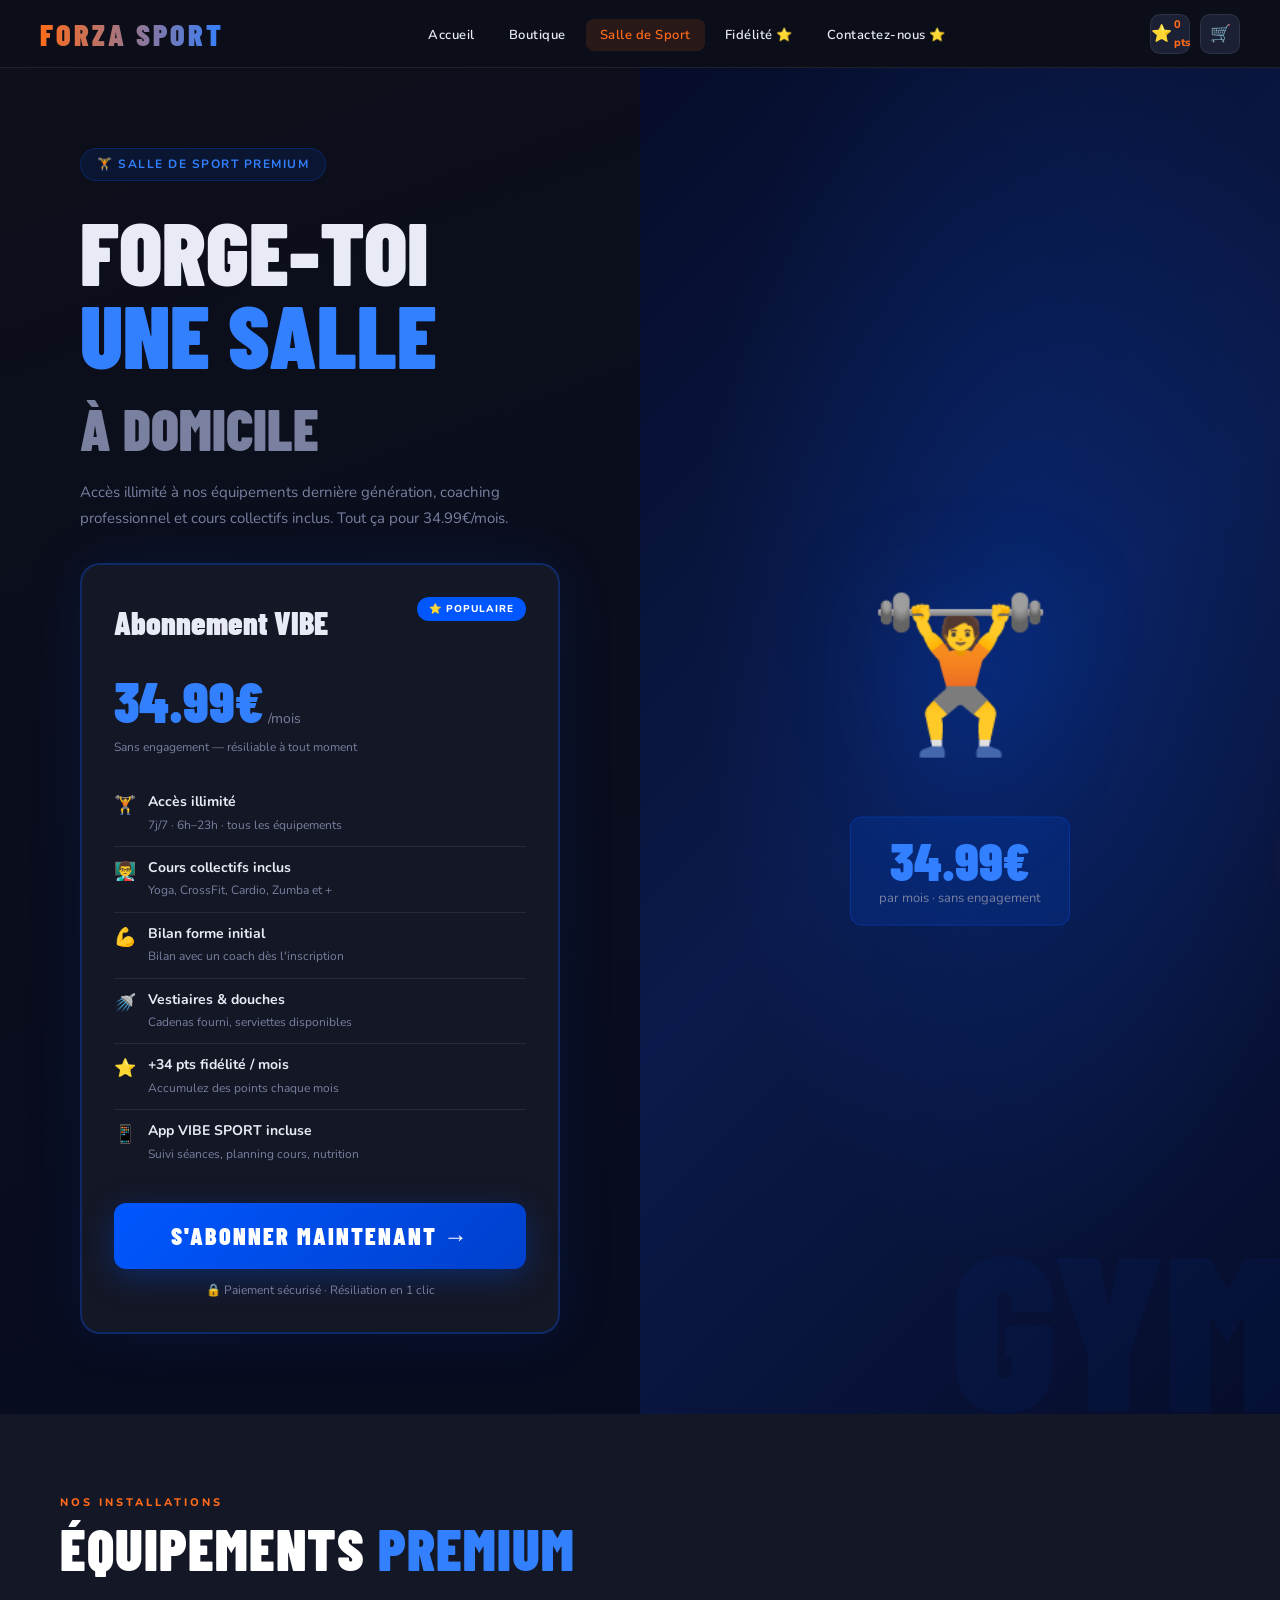
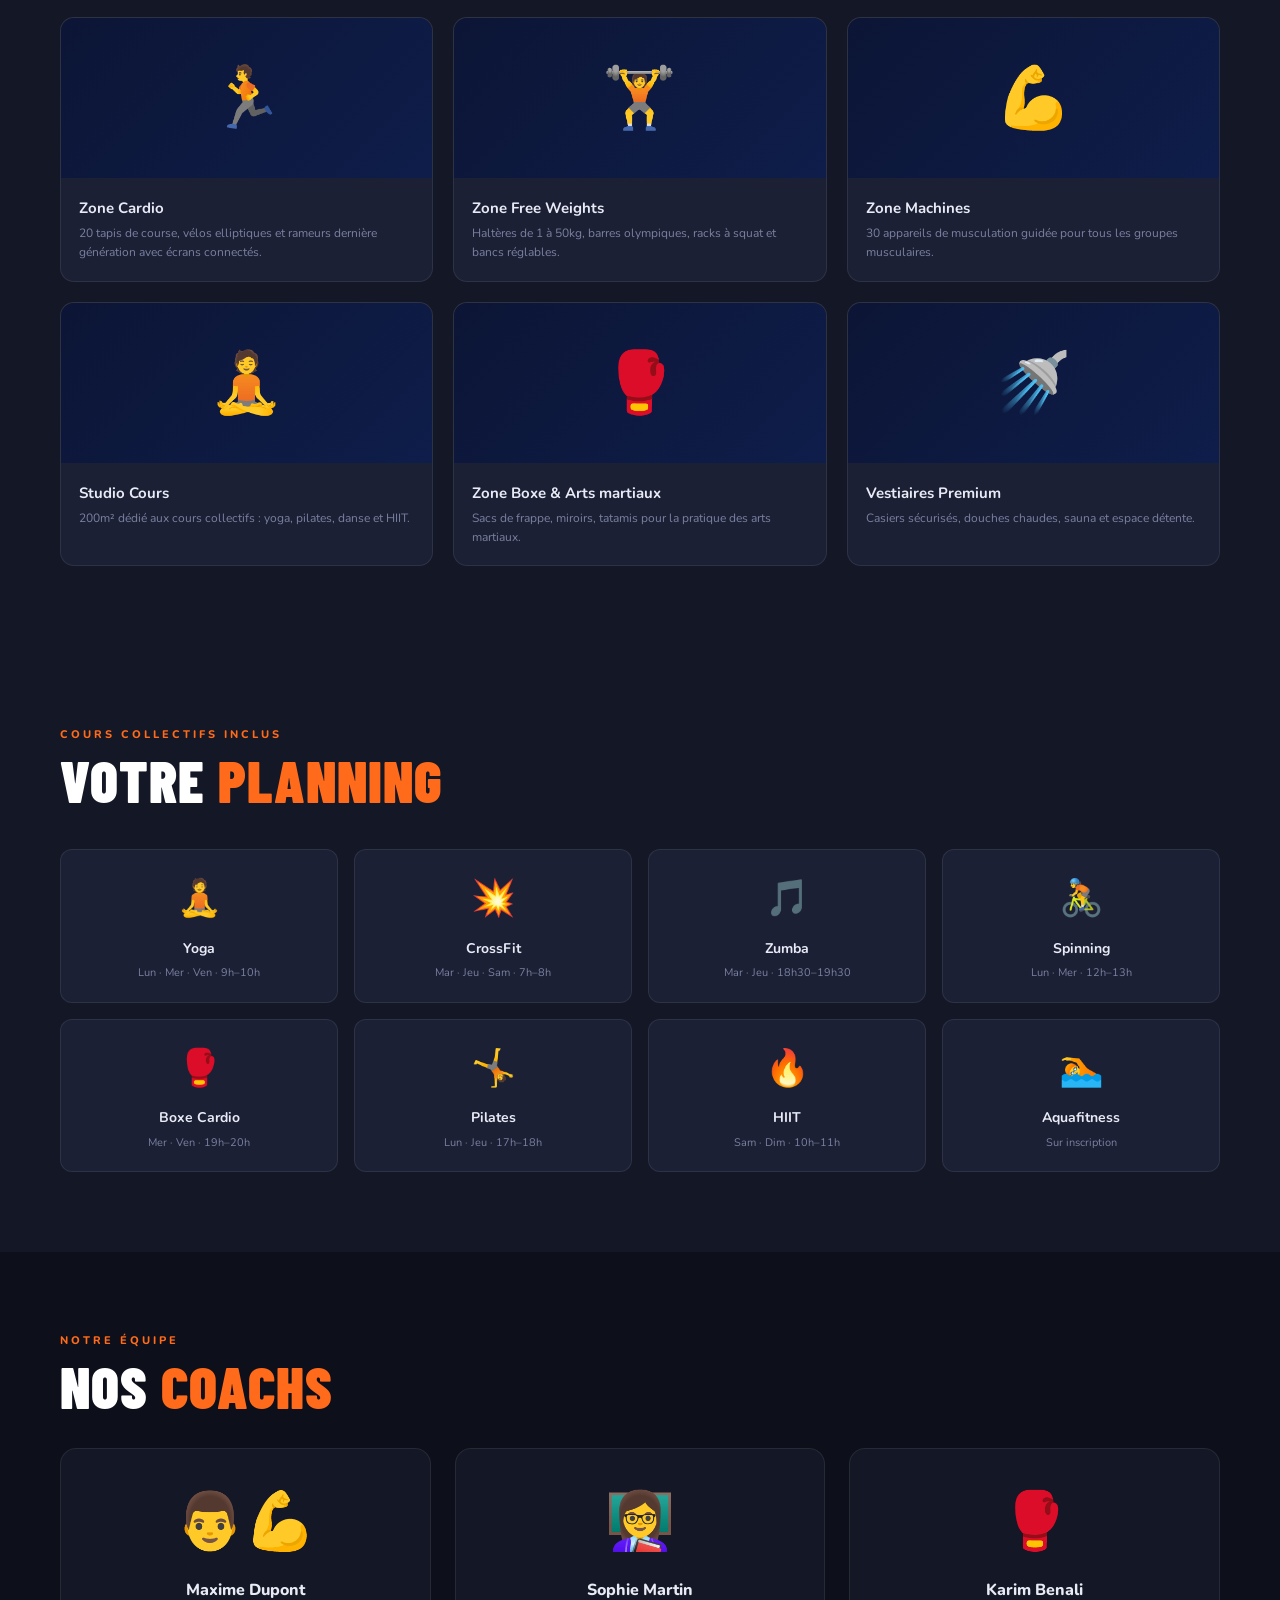
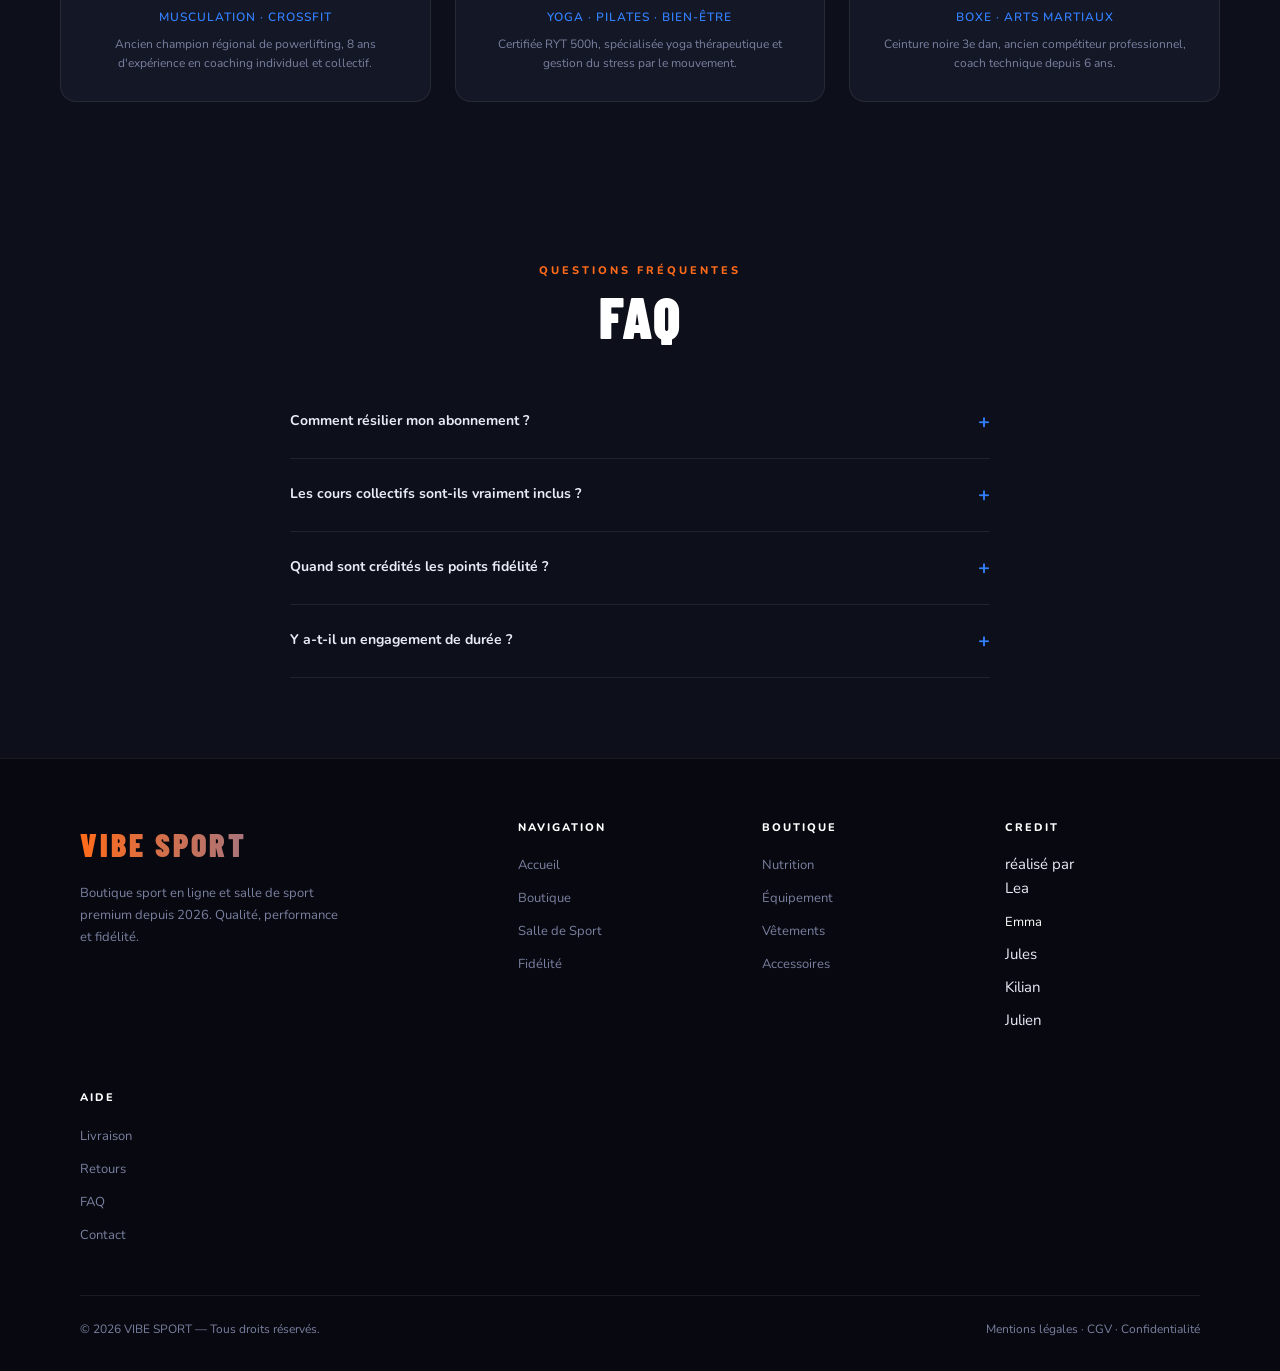
<file: salle.html>
<!doctype html>
<html lang="fr">
  <head>
    <meta charset="UTF-8" />
    <meta name="viewport" content="width=device-width, initial-scale=1.0" />
    <title>Salle de Sport — VIBE SPORT</title>
    <link rel="stylesheet" href="style.css" />
    <link rel="icon" href="icon.jpg" />
  </head>
  <body>
    <!-- NAVBAR -->
    <nav class="navbar">
      <a class="nav-logo" href="index.html">FORZA SPORT</a>
      <ul class="nav-links">
        <li><a href="index.html">Accueil</a></li>
        <li><a href="boutique.html">Boutique</a></li>
        <li><a href="salle.html" class="active">Salle de Sport</a></li>
        <li><a href="fidelite.html">Fidélité ⭐</a></li>
        <li>
          <a href="https://www.youtube.com/watch?v=dQw4w9WgXcQ" target="_blank"
            >Contactez-nous ⭐</a
          >
        </li>
      </ul>
      <div class="nav-actions">
        <a href="fidelite.html" class="nav-icon-btn"
          >⭐
          <span
            class="points-display"
            style="
              font-size: 11px;
              font-weight: 800;
              color: var(--orange);
              margin-left: 2px;
            "
            >0 pts</span
          ></a
        >
        <button class="nav-icon-btn" onclick="openCart()">
          🛒 <span class="badge cart-badge-val" style="display: none">0</span>
        </button>
      </div>
      <button class="nav-hamburger" id="navHamburger" aria-label="Menu" onclick="toggleMobileMenu()">
        <span></span><span></span><span></span>
      </button>
    </nav>

    <!-- HERO -->
    <section class="gym-hero">
      <div class="gym-hero-left">
        <div class="gym-eyebrow">🏋️ Salle de Sport Premium</div>
        <h1 class="gym-title">
          FORGE-TOI<br />
          <span style="color: var(--blue-light)">UNE SALLE</span><br />
          <span style="font-size: clamp(40px, 4.5vw, 60px); color: var(--muted)"
            >À DOMICILE</span
          >
        </h1>
        <p class="gym-sub">
          Accès illimité à nos équipements dernière génération, coaching
          professionnel et cours collectifs inclus. Tout ça pour 34.99€/mois.
        </p>

        <div class="sub-card">
          <div class="sub-card-header">
            <div class="sub-card-title">Abonnement VIBE</div>
            <span class="sub-most-popular">⭐ Populaire</span>
          </div>
          <div class="sub-price">
            <span class="sub-price-val">34.99€</span>
            <span class="sub-price-per">/mois</span>
          </div>
          <div class="sub-price-note">
            Sans engagement — résiliable à tout moment
          </div>
          <ul class="sub-features">
            <li>
              <span class="sub-feat-icon">🏋️</span>
              <div class="sub-feat-text">
                <strong>Accès illimité</strong
                ><span>7j/7 · 6h–23h · tous les équipements</span>
              </div>
            </li>
            <li>
              <span class="sub-feat-icon">👨‍🏫</span>
              <div class="sub-feat-text">
                <strong>Cours collectifs inclus</strong
                ><span>Yoga, CrossFit, Cardio, Zumba et +</span>
              </div>
            </li>
            <li>
              <span class="sub-feat-icon">💪</span>
              <div class="sub-feat-text">
                <strong>Bilan forme initial</strong
                ><span>Bilan avec un coach dès l'inscription</span>
              </div>
            </li>
            <li>
              <span class="sub-feat-icon">🚿</span>
              <div class="sub-feat-text">
                <strong>Vestiaires & douches</strong
                ><span>Cadenas fourni, serviettes disponibles</span>
              </div>
            </li>
            <li>
              <span class="sub-feat-icon">⭐</span>
              <div class="sub-feat-text">
                <strong>+34 pts fidélité / mois</strong
                ><span>Accumulez des points chaque mois</span>
              </div>
            </li>
            <li>
              <span class="sub-feat-icon">📱</span>
              <div class="sub-feat-text">
                <strong>App VIBE SPORT incluse</strong
                ><span>Suivi séances, planning cours, nutrition</span>
              </div>
            </li>
          </ul>
          <button
            class="sub-btn"
            onclick="
              STORE.subscribeGym();
              this.textContent = '✓ ABONNÉ !';
              this.style.background = 'linear-gradient(135deg,#22c55e,#16a34a)';
              setTimeout(() => {
                this.textContent = 'S\'ABONNER MAINTENANT →';
                this.style.background = '';
              }, 3000);
            "
          >
            S'ABONNER MAINTENANT →
          </button>
          <div class="sub-guarantee">
            🔒 Paiement sécurisé · Résiliation en 1 clic
          </div>
        </div>
      </div>

      <div class="gym-hero-right">
        <div class="gym-bg-text">GYM</div>
        <div class="gym-float">
          <span class="gym-main-emoji">🏋️</span>
          <div class="gym-price-chip">
            <div class="price">34.99€</div>
            <div class="per">par mois · sans engagement</div>
          </div>
        </div>
      </div>
    </section>

    <!-- ÉQUIPEMENTS -->
    <section class="equip-section">
      <div class="container">
        <span class="section-label">Nos installations</span>
        <h2 class="section-title">
          ÉQUIPEMENTS <span class="blue">PREMIUM</span>
        </h2>
        <div class="equip-grid">
          <div class="equip-card">
            <div class="equip-img">🏃</div>
            <div class="equip-body">
              <div class="equip-name">Zone Cardio</div>
              <div class="equip-desc">
                20 tapis de course, vélos elliptiques et rameurs dernière
                génération avec écrans connectés.
              </div>
            </div>
          </div>
          <div class="equip-card">
            <div class="equip-img">🏋️</div>
            <div class="equip-body">
              <div class="equip-name">Zone Free Weights</div>
              <div class="equip-desc">
                Haltères de 1 à 50kg, barres olympiques, racks à squat et bancs
                réglables.
              </div>
            </div>
          </div>
          <div class="equip-card">
            <div class="equip-img">💪</div>
            <div class="equip-body">
              <div class="equip-name">Zone Machines</div>
              <div class="equip-desc">
                30 appareils de musculation guidée pour tous les groupes
                musculaires.
              </div>
            </div>
          </div>
          <div class="equip-card">
            <div class="equip-img">🧘</div>
            <div class="equip-body">
              <div class="equip-name">Studio Cours</div>
              <div class="equip-desc">
                200m² dédié aux cours collectifs : yoga, pilates, danse et HIIT.
              </div>
            </div>
          </div>
          <div class="equip-card">
            <div class="equip-img">🥊</div>
            <div class="equip-body">
              <div class="equip-name">Zone Boxe & Arts martiaux</div>
              <div class="equip-desc">
                Sacs de frappe, miroirs, tatamis pour la pratique des arts
                martiaux.
              </div>
            </div>
          </div>
          <div class="equip-card">
            <div class="equip-img">🚿</div>
            <div class="equip-body">
              <div class="equip-name">Vestiaires Premium</div>
              <div class="equip-desc">
                Casiers sécurisés, douches chaudes, sauna et espace détente.
              </div>
            </div>
          </div>
        </div>
      </div>
    </section>

    <!-- COURS COLLECTIFS -->
    <section class="cours-section">
      <div class="container">
        <span class="section-label">Cours collectifs inclus</span>
        <h2 class="section-title">VOTRE <span>PLANNING</span></h2>
        <div class="cours-grid">
          <div class="cours-card">
            <div class="cours-icon">🧘</div>
            <div class="cours-name">Yoga</div>
            <div class="cours-times">Lun · Mer · Ven · 9h–10h</div>
          </div>
          <div class="cours-card">
            <div class="cours-icon">💥</div>
            <div class="cours-name">CrossFit</div>
            <div class="cours-times">Mar · Jeu · Sam · 7h–8h</div>
          </div>
          <div class="cours-card">
            <div class="cours-icon">🎵</div>
            <div class="cours-name">Zumba</div>
            <div class="cours-times">Mar · Jeu · 18h30–19h30</div>
          </div>
          <div class="cours-card">
            <div class="cours-icon">🚴</div>
            <div class="cours-name">Spinning</div>
            <div class="cours-times">Lun · Mer · 12h–13h</div>
          </div>
          <div class="cours-card">
            <div class="cours-icon">🥊</div>
            <div class="cours-name">Boxe Cardio</div>
            <div class="cours-times">Mer · Ven · 19h–20h</div>
          </div>
          <div class="cours-card">
            <div class="cours-icon">🤸</div>
            <div class="cours-name">Pilates</div>
            <div class="cours-times">Lun · Jeu · 17h–18h</div>
          </div>
          <div class="cours-card">
            <div class="cours-icon">🔥</div>
            <div class="cours-name">HIIT</div>
            <div class="cours-times">Sam · Dim · 10h–11h</div>
          </div>
          <div class="cours-card">
            <div class="cours-icon">🏊</div>
            <div class="cours-name">Aquafitness</div>
            <div class="cours-times">Sur inscription</div>
          </div>
        </div>
      </div>
    </section>

    <!-- COACHES -->
    <section class="coaches-section">
      <div class="container">
        <span class="section-label">Notre équipe</span>
        <h2 class="section-title">NOS <span>COACHS</span></h2>
        <div class="coaches-grid mt-32">
          <div class="coach-card">
            <div class="coach-avatar">👨‍💪</div>
            <div class="coach-name">Maxime Dupont</div>
            <div class="coach-spec">Musculation · CrossFit</div>
            <div class="coach-bio">
              Ancien champion régional de powerlifting, 8 ans d'expérience en
              coaching individuel et collectif.
            </div>
          </div>
          <div class="coach-card">
            <div class="coach-avatar">👩‍🏫</div>
            <div class="coach-name">Sophie Martin</div>
            <div class="coach-spec">Yoga · Pilates · Bien-être</div>
            <div class="coach-bio">
              Certifiée RYT 500h, spécialisée yoga thérapeutique et gestion du
              stress par le mouvement.
            </div>
          </div>
          <div class="coach-card">
            <div class="coach-avatar">🥊</div>
            <div class="coach-name">Karim Benali</div>
            <div class="coach-spec">Boxe · Arts Martiaux</div>
            <div class="coach-bio">
              Ceinture noire 3e dan, ancien compétiteur professionnel, coach
              technique depuis 6 ans.
            </div>
          </div>
        </div>
      </div>
    </section>

    <!-- FAQ -->
    <section class="faq-section">
      <div class="container">
        <div style="text-align: center; margin-bottom: 0">
          <span class="section-label">Questions fréquentes</span>
          <h2 class="section-title">FAQ</h2>
        </div>
        <div class="faq-list">
          <div class="faq-item">
            <div class="faq-q" onclick="toggleFaq(this)">
              Comment résilier mon abonnement ? <span class="faq-icon">+</span>
            </div>
            <div class="faq-a">
              Vous pouvez résilier à tout moment depuis votre espace client,
              sans frais ni préavis. La résiliation prend effet à la fin du mois
              en cours.
            </div>
          </div>
          <div class="faq-item">
            <div class="faq-q" onclick="toggleFaq(this)">
              Les cours collectifs sont-ils vraiment inclus ?
              <span class="faq-icon">+</span>
            </div>
            <div class="faq-a">
              Oui, tous les cours collectifs (Yoga, CrossFit, Zumba, Spinning,
              Boxe, etc.) sont inclus dans votre abonnement mensuel à
              34.99€/mois.
            </div>
          </div>
          <div class="faq-item">
            <div class="faq-q" onclick="toggleFaq(this)">
              Quand sont crédités les points fidélité ?
              <span class="faq-icon">+</span>
            </div>
            <div class="faq-a">
              Les points sont crédités immédiatement après chaque paiement. Pour
              l'abonnement mensuel, vous recevez +34 points chaque mois au
              renouvellement.
            </div>
          </div>
          <div class="faq-item">
            <div class="faq-q" onclick="toggleFaq(this)">
              Y a-t-il un engagement de durée ? <span class="faq-icon">+</span>
            </div>
            <div class="faq-a">
              Aucun engagement. Vous payez mois par mois et pouvez stopper quand
              vous voulez. Pas de frais d'inscription non plus.
            </div>
          </div>
        </div>
      </div>
    </section>

    <!-- FOOTER -->
    <footer>
      <div class="container">
        <div class="footer-grid">
          <div>
            <span class="footer-logo-txt">VIBE SPORT</span>
            <p class="footer-desc">
              Boutique sport en ligne et salle de sport premium depuis 2026.
              Qualité, performance et fidélité.
            </p>
          </div>
          <div class="footer-col">
            <h4>Navigation</h4>
            <ul>
              <li><a href="index.html">Accueil</a></li>
              <li><a href="boutique.html">Boutique</a></li>
              <li><a href="salle.html">Salle de Sport</a></li>
              <li><a href="fidelite.html">Fidélité</a></li>
            </ul>
          </div>
          <div class="footer-col">
            <h4>Boutique</h4>
            <ul>
              <li><a href="boutique.html">Nutrition</a></li>
              <li><a href="boutique.html">Équipement</a></li>
              <li><a href="boutique.html">Vêtements</a></li>
              <li><a href="boutique.html">Accessoires</a></li>
            </ul>
          </div>
          <div class="footer-col">
            <h4>credit</h4>
            <p>
              réalisé par <ul>
                <li>Lea </li>
                <li><a href="VID_20260324_151628_197.mp4" target="_blank" style="color: white;">Emma</a></li>
                <li>Jules</li>
                <li>Kilian</li>
                <li>Julien</li>
              </ul>
              
            </p>
          </div>
          <div class="footer-col">
            <h4>Aide</h4>
            <ul>
              <li><a href="#">Livraison</a></li>
              <li><a href="#">Retours</a></li>
              <li><a href="#">FAQ</a></li>
              <li>
                <a
                  href="https://www.youtube.com/watch?v=dQw4w9WgXcQ"
                  target="_blank"
                  >Contact</a
                >
              </li>
            </ul>
          </div>
        </div>
        <div class="footer-bottom">
          <span class="footer-copy"
            >© 2026 VIBE SPORT — Tous droits réservés.</span
          >
          <span class="footer-copy"
            >Mentions légales · CGV · Confidentialité</span
          >
        </div>
      </div>
    </footer>

    <!-- CART SIDEBAR -->
    <div class="cart-overlay" id="cart-overlay" onclick="closeCart()"></div>
    <div class="cart-sidebar" id="cart-sidebar">
      <div class="cart-header">
        <div class="cart-title">🛒 Mon Panier</div>
        <button class="cart-close" onclick="closeCart()">✕</button>
      </div>
      <div class="cart-items" id="cart-items"></div>
      <div class="cart-footer">
        <div class="cart-points-earn" id="cart-earn-pts">
          +0 pts fidélité à gagner
        </div>
        <div class="cart-totals">
          <div class="cart-total-row">
            <span>Sous-total</span><span id="cart-subtotal">0.00 €</span>
          </div>
          <div class="cart-total-row">
            <span>Livraison</span><span style="color: #22c55e">Offerte</span>
          </div>
          <div class="cart-total-row grand">
            <span>Total</span><span class="val" id="cart-grand">0.00 €</span>
          </div>
        </div>
        <button class="checkout-btn" onclick="STORE.checkout()">
          COMMANDER →
        </button>
      </div>
    </div>
    <div class="modal-overlay" id="order-modal">
      <div class="modal-box">
        <div style="font-size: 64px; margin-bottom: 16px">🎉</div>
        <div
          style="
            font-family: &quot;Barlow Condensed&quot;, sans-serif;
            font-size: 40px;
            font-weight: 900;
            margin-bottom: 8px;
          "
        >
          COMMANDÉ AVEC SUCCÈS !
        </div>
        <p style="color: var(--muted); font-size: 14px; margin-bottom: 24px">
          Livraison sous 48h.
        </p>
        <div
          style="
            background: var(--dark3);
            border: 1px solid var(--border);
            border-radius: 14px;
            padding: 20px;
            margin-bottom: 20px;
          "
        >
          <div
            style="
              display: flex;
              justify-content: space-between;
              margin-bottom: 8px;
            "
          >
            <span style="color: var(--muted); font-size: 13px">Total</span
            ><span style="font-weight: 800" id="om-total">0 €</span>
          </div>
          <div
            style="
              display: flex;
              justify-content: space-between;
              margin-bottom: 8px;
            "
          >
            <span style="color: var(--muted); font-size: 13px"
              >Points gagnés</span
            ><span style="font-weight: 800; color: var(--orange)" id="om-points"
              >0 pts</span
            >
          </div>
          <div
            style="
              display: flex;
              justify-content: space-between;
              border-top: 1px solid var(--border);
              padding-top: 8px;
            "
          >
            <span style="color: var(--muted); font-size: 13px">Cumulé</span
            ><span
              style="
                font-family: &quot;Barlow Condensed&quot;, sans-serif;
                font-size: 22px;
                font-weight: 900;
                color: var(--blue-light);
              "
              id="om-total-pts"
              >0 pts</span
            >
          </div>
        </div>
        <div style="display: flex; gap: 12px">
          <a
            href="fidelite.html"
            class="btn-blue"
            style="flex: 1; text-align: center; padding: 12px"
            >Voir mes points ⭐</a
          >
          <button
            onclick="closeOrderModal()"
            class="btn-outline"
            style="flex: 1"
          >
            Fermer
          </button>
        </div>
      </div>
    </div>
    <div id="toast-container" class="toast-container"></div>

    <script src="app.js"></script>
    <script>
      function toggleFaq(el) {
        el.parentElement.classList.toggle("open");
      }
    </script>
</body>
</html>
</file>
<file: style.css>
/* =============================================
   FORZA SPORT — Global Stylesheet
   Palette: Orange #FF6B1A + Bleu #0057FF
   ============================================= */

@import url("https://fonts.googleapis.com/css2?family=Barlow+Condensed:wght@400;600;700;800;900&family=Nunito:wght@300;400;500;600;700&display=swap");

.fid-hero {
  padding: 120px 0 60px;
  text-align: center;
  background: linear-gradient(160deg, var(--dark) 0%, #0a0d20 100%);
  border-bottom: 1px solid var(--border);
  position: relative;
  overflow: hidden;
}
.fid-hero::before {
  content: "⭐";
  position: absolute;
  top: 50%;
  left: 50%;
  transform: translate(-50%, -50%);
  font-size: 400px;
  opacity: 0.03;
  pointer-events: none;
  filter: grayscale(1);
}

.points-hero-card {
  background: linear-gradient(135deg, var(--dark2), #0e1535);
  border: 1px solid rgba(255, 107, 26, 0.25);
  border-radius: 24px;
  padding: 40px 48px;
  max-width: 600px;
  margin: 0 auto;
  box-shadow: 0 0 80px rgba(255, 107, 26, 0.1);
  position: relative;
}
.phc-label {
  font-size: 11px;
  font-weight: 800;
  letter-spacing: 3px;
  text-transform: uppercase;
  color: var(--muted);
  margin-bottom: 12px;
}
.phc-pts {
  font-family: "Barlow Condensed", sans-serif;
  font-size: 96px;
  font-weight: 900;
  line-height: 1;
  color: var(--orange);
  text-shadow: 0 0 40px rgba(255, 107, 26, 0.4);
}
.phc-pts-label {
  font-size: 14px;
  color: var(--muted);
  margin-bottom: 32px;
}
.phc-tier-badge {
  display: inline-flex;
  align-items: center;
  gap: 10px;
  background: rgba(255, 107, 26, 0.1);
  border: 1px solid rgba(255, 107, 26, 0.2);
  border-radius: 100px;
  padding: 8px 20px;
  font-weight: 800;
  font-size: 14px;
}

/* PROGRESS BAR */
.progress-section {
  background: var(--dark2);
  border: 1px solid var(--border);
  border-radius: 20px;
  padding: 32px;
  margin-bottom: 24px;
}
.progress-header {
  display: flex;
  justify-content: space-between;
  align-items: center;
  margin-bottom: 20px;
}
.progress-header h3 {
  font-family: "Barlow Condensed", sans-serif;
  font-size: 28px;
  font-weight: 900;
}
.progress-track {
  height: 18px;
  background: var(--dark3);
  border-radius: 100px;
  overflow: hidden;
  margin-bottom: 12px;
  position: relative;
}
.progress-fill {
  height: 100%;
  border-radius: 100px;
  background: linear-gradient(90deg, #cd7f32, #ffd700);
  transition: width 1.2s cubic-bezier(0.4, 0, 0.2, 1);
  position: relative;
}
.progress-fill::after {
  content: "";
  position: absolute;
  right: 0;
  top: 0;
  bottom: 0;
  width: 4px;
  background: white;
  border-radius: 100px;
  box-shadow: 0 0 10px rgba(255, 255, 255, 0.8);
  animation: glow 1.5s ease-in-out infinite;
}
@keyframes glow {
  0%,
  100% {
    opacity: 0.5;
  }
  50% {
    opacity: 1;
  }
}
.progress-labels {
  display: flex;
  justify-content: space-between;
  font-size: 12px;
  color: var(--muted);
  margin-bottom: 16px;
}
.progress-info {
  font-size: 13px;
  color: var(--blue-light);
  font-weight: 600;
}
.progress-milestones {
  display: flex;
  gap: 0;
  margin-top: 20px;
}
.milestone {
  flex: 1;
  text-align: center;
  position: relative;
}
.milestone::before {
  content: "";
  position: absolute;
  top: 10px;
  left: 50%;
  right: -50%;
  height: 2px;
  background: var(--border);
  z-index: 0;
}
.milestone:last-child::before {
  display: none;
}
.ms-dot {
  width: 22px;
  height: 22px;
  border-radius: 50%;
  background: var(--dark3);
  border: 2px solid var(--border);
  display: flex;
  align-items: center;
  justify-content: center;
  margin: 0 auto 8px;
  font-size: 11px;
  position: relative;
  z-index: 1;
  transition: all 0.3s;
}
.ms-dot.reached {
  border-color: var(--orange);
  background: var(--orange);
}
.ms-dot.current {
  border-color: var(--orange);
  background: rgba(255, 107, 26, 0.2);
  animation: pulse 2s infinite;
  box-shadow: 0 0 12px rgba(255, 107, 26, 0.4);
}
@keyframes pulse {
  0%,
  100% {
    transform: scale(1);
  }
  50% {
    transform: scale(1.15);
  }
}
.ms-name {
  font-size: 10px;
  font-weight: 700;
  letter-spacing: 1px;
  text-transform: uppercase;
}
.ms-pts {
  font-size: 10px;
  color: var(--muted);
  margin-top: 2px;
}

.tiers-grid {
  display: grid;
  grid-template-columns: repeat(4, 1fr);
  gap: 16px;
  margin-top: 40px;
}
.tier-card {
  background: var(--dark2);
  border: 2px solid var(--border);
  border-radius: 16px;
  padding: 24px;
  text-align: center;
  transition: all 0.3s;
  position: relative;
  overflow: hidden;
}
.tier-card.active {
  box-shadow: 0 0 40px rgba(255, 107, 26, 0.2);
}
.tier-card.locked {
  opacity: 0.5;
}
.tier-card::before {
  content: "";
  position: absolute;
  inset: 0;
  background: linear-gradient(135deg, transparent, rgba(255, 255, 255, 0.02));
  pointer-events: none;
}
.tier-icon {
  font-size: 40px;
  margin-bottom: 12px;
}
.tier-name {
  font-family: "Barlow Condensed", sans-serif;
  font-size: 26px;
  font-weight: 900;
  margin-bottom: 4px;
}
.tier-pts-req {
  font-size: 12px;
  color: var(--muted);
  margin-bottom: 16px;
}
.tier-rewards {
  list-style: none;
  text-align: left;
}
.tier-rewards li {
  font-size: 12px;
  padding: 6px 0;
  border-bottom: 1px solid rgba(255, 255, 255, 0.05);
  display: flex;
  gap: 8px;
  align-items: flex-start;
}
.tier-rewards li:last-child {
  border-bottom: none;
}
.tier-active-badge {
  position: absolute;
  top: 12px;
  right: 12px;
  background: var(--orange);
  color: white;
  font-size: 9px;
  font-weight: 800;
  letter-spacing: 1px;
  text-transform: uppercase;
  padding: 3px 10px;
  border-radius: 100px;
}

.gym-hero {
  min-height: 100vh;
  padding-top: 68px;
  display: grid;
  grid-template-columns: 1fr 1fr;
  overflow: hidden;
}
.gym-hero-left {
  padding: 80px;
  display: flex;
  flex-direction: column;
  justify-content: center;
  background: linear-gradient(160deg, var(--dark) 0%, #070c1f 100%);
}
.gym-hero-right {
  position: relative;
  overflow: hidden;
  background: linear-gradient(135deg, #060d2a, #0b1a4a, #060d2a);
}
.gym-hero-right::before {
  content: "";
  position: absolute;
  inset: 0;
  background: radial-gradient(
    ellipse at 60% 40%,
    rgba(0, 87, 255, 0.2),
    transparent 60%
  );
}
.gym-bg-text {
  position: absolute;
  bottom: -20px;
  right: -10px;
  font-family: "Barlow Condensed", sans-serif;
  font-size: 220px;
  font-weight: 900;
  color: rgba(0, 87, 255, 0.05);
  line-height: 1;
  pointer-events: none;
  user-select: none;
}
.gym-float {
  position: absolute;
  top: 50%;
  left: 50%;
  transform: translate(-50%, -50%);
  text-align: center;
}
.gym-main-emoji {
  font-size: 150px;
  display: block;
  filter: drop-shadow(0 20px 60px rgba(0, 87, 255, 0.4));
  animation: float 3.5s ease-in-out infinite;
}
@keyframes float {
  0%,
  100% {
    transform: translateY(0) rotate(-4deg);
  }
  50% {
    transform: translateY(-14px) rotate(4deg);
  }
}
.gym-price-chip {
  background: rgba(0, 87, 255, 0.15);
  border: 1px solid rgba(0, 87, 255, 0.3);
  border-radius: 12px;
  padding: 16px 28px;
  display: inline-block;
  margin-top: 20px;
}
.gym-price-chip .price {
  font-family: "Barlow Condensed", sans-serif;
  font-size: 52px;
  font-weight: 900;
  color: var(--blue-light);
  line-height: 1;
}
.gym-price-chip .per {
  font-size: 13px;
  color: var(--muted);
  margin-top: 2px;
}

.gym-eyebrow {
  display: inline-flex;
  gap: 8px;
  align-items: center;
  background: rgba(0, 87, 255, 0.1);
  border: 1px solid rgba(0, 87, 255, 0.25);
  padding: 6px 16px;
  border-radius: 100px;
  width: fit-content;
  font-size: 12px;
  font-weight: 700;
  color: var(--blue-light);
  letter-spacing: 1.5px;
  text-transform: uppercase;
  margin-bottom: 28px;
}
.gym-title {
  font-family: "Barlow Condensed", sans-serif;
  font-size: clamp(60px, 7vw, 96px);
  font-weight: 900;
  line-height: 0.92;
  margin-bottom: 24px;
}
.gym-sub {
  color: var(--muted);
  font-size: 15px;
  line-height: 1.7;
  max-width: 440px;
  margin-bottom: 32px;
}

/* SUBSCRIPTION CARD */
.sub-card {
  background: var(--dark2);
  border: 2px solid rgba(0, 87, 255, 0.3);
  border-radius: 20px;
  padding: 32px;
  box-shadow: 0 0 60px rgba(0, 87, 255, 0.1);
}
.sub-card-header {
  display: flex;
  justify-content: space-between;
  align-items: flex-start;
  margin-bottom: 24px;
}
.sub-card-title {
  font-family: "Barlow Condensed", sans-serif;
  font-size: 32px;
  font-weight: 900;
}
.sub-most-popular {
  background: var(--blue);
  color: white;
  font-size: 10px;
  font-weight: 800;
  letter-spacing: 1px;
  text-transform: uppercase;
  padding: 4px 12px;
  border-radius: 100px;
}
.sub-price {
  display: flex;
  align-items: baseline;
  gap: 4px;
  margin-bottom: 8px;
}
.sub-price-val {
  font-family: "Barlow Condensed", sans-serif;
  font-size: 56px;
  font-weight: 900;
  color: var(--blue-light);
  line-height: 1;
}
.sub-price-per {
  color: var(--muted);
  font-size: 14px;
}
.sub-price-note {
  font-size: 12px;
  color: var(--muted);
  margin-bottom: 24px;
}
.sub-features {
  list-style: none;
  margin-bottom: 28px;
}
.sub-features li {
  display: flex;
  align-items: flex-start;
  gap: 12px;
  padding: 10px 0;
  border-bottom: 1px solid var(--border);
  font-size: 14px;
}
.sub-features li:last-child {
  border-bottom: none;
}
.sub-feat-icon {
  font-size: 18px;
  flex-shrink: 0;
}
.sub-feat-text strong {
  display: block;
  font-weight: 700;
  font-size: 14px;
}
.sub-feat-text span {
  font-size: 12px;
  color: var(--muted);
}
.sub-btn {
  width: 100%;
  padding: 18px;
  border: none;
  border-radius: 12px;
  background: linear-gradient(135deg, var(--blue), var(--blue-dark));
  color: white;
  font-family: "Barlow Condensed", sans-serif;
  font-size: 24px;
  font-weight: 900;
  letter-spacing: 2px;
  cursor: pointer;
  box-shadow: var(--shadow-blue);
  transition: all 0.2s;
  margin-bottom: 12px;
}
.sub-btn:hover {
  transform: translateY(-2px);
  filter: brightness(1.1);
}
.sub-guarantee {
  text-align: center;
  font-size: 12px;
  color: var(--muted);
}

/* GALLERY / EQUIPMENT */
.equip-section {
  padding: 80px 0;
  background: var(--dark2);
}
.equip-grid {
  display: grid;
  grid-template-columns: repeat(3, 1fr);
  gap: 20px;
  margin-top: 40px;
}
.equip-card {
  background: var(--dark3);
  border: 1px solid var(--border);
  border-radius: 14px;
  overflow: hidden;
  transition:
    transform 0.25s,
    border-color 0.25s;
}
.equip-card:hover {
  transform: translateY(-4px);
  border-color: rgba(0, 87, 255, 0.4);
}
.equip-img {
  height: 160px;
  background: linear-gradient(135deg, #0c1535, #0e1d4a);
  display: flex;
  align-items: center;
  justify-content: center;
  font-size: 60px;
}
.equip-body {
  padding: 18px;
}
.equip-name {
  font-weight: 700;
  font-size: 15px;
  margin-bottom: 4px;
}
.equip-desc {
  font-size: 12px;
  color: var(--muted);
}

.coaches-section {
  padding: 80px 0;
  background: var(--dark);
}
.coaches-grid {
  display: grid;
  grid-template-columns: repeat(3, 1fr);
  gap: 24px;
  margin-top: 40px;
}
.coach-card {
  background: var(--dark2);
  border: 1px solid var(--border);
  border-radius: 16px;
  padding: 28px;
  text-align: center;
  transition:
    transform 0.25s,
    border-color 0.25s;
}
.coach-card:hover {
  transform: translateY(-4px);
  border-color: rgba(0, 87, 255, 0.3);
}
.coach-avatar {
  font-size: 56px;
  margin-bottom: 12px;
}
.coach-name {
  font-weight: 800;
  font-size: 16px;
  margin-bottom: 4px;
}
.coach-spec {
  font-size: 12px;
  color: var(--blue-light);
  font-weight: 600;
  text-transform: uppercase;
  letter-spacing: 1px;
  margin-bottom: 8px;
}
.coach-bio {
  font-size: 12px;
  color: var(--muted);
  line-height: 1.6;
}

.cours-section {
  padding: 80px 0;
  background: var(--dark2);
}
.cours-grid {
  display: grid;
  grid-template-columns: repeat(4, 1fr);
  gap: 16px;
  margin-top: 40px;
}
.cours-card {
  background: var(--dark3);
  border: 1px solid var(--border);
  border-radius: 12px;
  padding: 20px;
  text-align: center;
  transition: all 0.25s;
}
.cours-card:hover {
  border-color: var(--blue-light);
  transform: translateY(-3px);
}
.cours-icon {
  font-size: 36px;
  margin-bottom: 10px;
}
.cours-name {
  font-weight: 700;
  font-size: 14px;
  margin-bottom: 4px;
}
.cours-times {
  font-size: 11px;
  color: var(--muted);
}

.faq-section {
  padding: 80px 0;
  background: var(--dark);
}
.faq-list {
  max-width: 700px;
  margin: 40px auto 0;
}
.faq-item {
  border-bottom: 1px solid var(--border);
}
.faq-q {
  display: flex;
  justify-content: space-between;
  align-items: center;
  padding: 20px 0;
  cursor: pointer;
  font-weight: 700;
  font-size: 14px;
}
.faq-q:hover {
  color: var(--blue-light);
}
.faq-icon {
  font-size: 20px;
  transition: transform 0.25s;
  color: var(--blue-light);
}
.faq-a {
  color: var(--muted);
  font-size: 13px;
  line-height: 1.7;
  padding-bottom: 16px;
  display: none;
}
.faq-item.open .faq-a {
  display: block;
}
.faq-item.open .faq-icon {
  transform: rotate(45deg);
}

/* HISTORY */
.history-section {
  background: var(--dark2);
  border: 1px solid var(--border);
  border-radius: 20px;
  padding: 32px;
}
.history-table {
  width: 100%;
  border-collapse: collapse;
}
.history-table th {
  text-align: left;
  font-size: 11px;
  font-weight: 700;
  letter-spacing: 2px;
  text-transform: uppercase;
  color: var(--muted);
  padding: 10px 16px;
  border-bottom: 1px solid var(--border);
}
.history-table td {
  padding: 14px 16px;
  border-bottom: 1px solid rgba(255, 255, 255, 0.03);
  font-size: 13px;
}
.history-table tr:last-child td {
  border-bottom: none;
}
.history-table tr:hover td {
  background: rgba(255, 255, 255, 0.02);
}
.pts-positive {
  color: var(--orange);
  font-weight: 800;
  font-family: "Barlow Condensed", sans-serif;
  font-size: 18px;
}
.pts-negative {
  color: #e03;
  font-weight: 800;
}
.h-type {
  display: inline-flex;
  align-items: center;
  gap: 6px;
  background: var(--dark3);
  border-radius: 6px;
  padding: 3px 10px;
  font-size: 11px;
}

.simulator-card {
  background: linear-gradient(
    135deg,
    rgba(0, 87, 255, 0.06),
    rgba(255, 107, 26, 0.06)
  );
  border: 1px solid var(--border);
  border-radius: 20px;
  padding: 32px;
}
.sim-title {
  font-family: "Barlow Condensed", sans-serif;
  font-size: 32px;
  font-weight: 900;
  margin-bottom: 6px;
}
.sim-desc {
  color: var(--muted);
  font-size: 13px;
  margin-bottom: 24px;
}
.sim-row {
  display: flex;
  gap: 16px;
  align-items: center;
  margin-bottom: 16px;
  flex-wrap: wrap;
}
.sim-input-wrap {
  flex: 1;
  min-width: 180px;
}
.sim-label {
  font-size: 12px;
  color: var(--muted);
  font-weight: 600;
  margin-bottom: 6px;
  display: block;
}
.sim-input {
  width: 100%;
  background: var(--dark3);
  border: 1px solid var(--border);
  color: var(--white);
  padding: 12px 16px;
  border-radius: 10px;
  font-family: "Nunito", sans-serif;
  font-size: 14px;
  outline: none;
  transition: border-color 0.2s;
}
.sim-input:focus {
  border-color: var(--orange);
}
.sim-result {
  background: var(--dark3);
  border: 1px solid rgba(255, 107, 26, 0.2);
  border-radius: 12px;
  padding: 20px;
  text-align: center;
}
.sim-result-pts {
  font-family: "Barlow Condensed", sans-serif;
  font-size: 52px;
  font-weight: 900;
  color: var(--orange);
  line-height: 1;
}
.sim-result-label {
  font-size: 13px;
  color: var(--muted);
}
.sim-result-tier {
  font-size: 13px;
  color: var(--blue-light);
  font-weight: 700;
  margin-top: 8px;
}

.shop-hero {
  padding: 120px 0 60px;
  background: linear-gradient(135deg, var(--dark) 0%, #0b1128 100%);
  border-bottom: 1px solid var(--border);
  text-align: center;
  position: relative;
  overflow: hidden;
}
.shop-hero::before {
  content: "BOUTIQUE";
  position: absolute;
  top: 50%;
  left: 50%;
  transform: translate(-50%, -50%);
  font-family: "Barlow Condensed", sans-serif;
  font-size: 280px;
  font-weight: 900;
  color: rgba(255, 107, 26, 0.04);
  pointer-events: none;
  user-select: none;
  white-space: nowrap;
}
.shop-hero-title {
  font-family: "Barlow Condensed", sans-serif;
  font-size: 72px;
  font-weight: 900;
  letter-spacing: 2px;
  position: relative;
  margin-bottom: 14px;
}
.shop-hero-sub {
  color: var(--muted);
  font-size: 15px;
  position: relative;
}

.shop-layout {
  display: grid;
  grid-template-columns: 240px 1fr;
  gap: 32px;
  padding: 48px 0 80px;
  align-items: start;
}

.filter-sidebar {
  background: var(--dark2);
  border: 1px solid var(--border);
  border-radius: 16px;
  padding: 24px;
  position: sticky;
  top: 88px;
}
.filter-sidebar h3 {
  font-family: "Barlow Condensed", sans-serif;
  font-size: 22px;
  font-weight: 900;
  letter-spacing: 1px;
  margin-bottom: 20px;
  padding-bottom: 12px;
  border-bottom: 1px solid var(--border);
}
.filter-group {
  margin-bottom: 24px;
}
.filter-group-title {
  font-size: 11px;
  font-weight: 800;
  letter-spacing: 2px;
  text-transform: uppercase;
  color: var(--muted);
  margin-bottom: 10px;
}
.filter-chip {
  display: block;
  width: 100%;
  text-align: left;
  background: none;
  border: none;
  color: var(--text);
  padding: 9px 14px;
  border-radius: 8px;
  font-family: "Nunito", sans-serif;
  font-size: 13px;
  font-weight: 600;
  cursor: pointer;
  transition: all 0.2s;
  margin-bottom: 4px;
  display: flex;
  align-items: center;
  justify-content: space-between;
}
.filter-chip:hover {
  background: rgba(255, 107, 26, 0.08);
  color: var(--orange);
}
.filter-chip.active {
  background: rgba(255, 107, 26, 0.12);
  color: var(--orange);
  border-left: 3px solid var(--orange);
}
.filter-chip .count {
  font-size: 11px;
  color: var(--muted);
}
.filter-chip.active .count {
  color: var(--orange);
}

.products-header {
  display: flex;
  align-items: center;
  justify-content: space-between;
  margin-bottom: 24px;
  flex-wrap: wrap;
  gap: 12px;
}
.results-count {
  font-size: 13px;
  color: var(--muted);
}
.results-count strong {
  color: var(--white);
}
.sort-select {
  background: var(--dark2);
  border: 1px solid var(--border);
  color: var(--text);
  padding: 8px 14px;
  border-radius: 8px;
  font-family: "Nunito", sans-serif;
  font-size: 13px;
  cursor: pointer;
}
.products-grid-shop {
  display: grid;
  grid-template-columns: repeat(3, 1fr);
  gap: 20px;
}
.product-card {
  position: relative;
}

.hero {
  min-height: 100vh;
  display: grid;
  grid-template-columns: 1fr 1fr;
  padding-top: 68px;
  overflow: hidden;
}
.hero-left {
  display: flex;
  flex-direction: column;
  justify-content: center;
  padding: 80px 48px 80px 80px;
  background: linear-gradient(
    135deg,
    var(--dark) 60%,
    rgba(255, 107, 26, 0.04)
  );
}
.hero-eyebrow {
  display: inline-flex;
  align-items: center;
  gap: 8px;
  background: rgba(255, 107, 26, 0.1);
  border: 1px solid rgba(255, 107, 26, 0.25);
  padding: 6px 16px;
  border-radius: 100px;
  width: fit-content;
  font-size: 12px;
  font-weight: 700;
  color: var(--orange);
  letter-spacing: 1.5px;
  text-transform: uppercase;
  margin-bottom: 28px;
}
.hero-title {
  font-family: "Barlow Condensed", sans-serif;
  font-size: clamp(64px, 7vw, 100px);
  line-height: 0.92;
  font-weight: 900;
  letter-spacing: 1px;
  margin-bottom: 24px;
}
.hero-title .line-orange {
  color: var(--orange);
  display: block;
}
.hero-title .line-blue {
  color: var(--blue-light);
  display: block;
}
.hero-sub {
  font-size: 16px;
  color: var(--muted);
  max-width: 440px;
  line-height: 1.7;
  margin-bottom: 40px;
}
.hero-btns {
  display: flex;
  gap: 14px;
  flex-wrap: wrap;
}
.hero-stats {
  display: flex;
  gap: 0;
  margin-top: 56px;
  border-top: 1px solid var(--border);
  padding-top: 36px;
}
.hero-stat {
  flex: 1;
  padding-right: 32px;
  border-right: 1px solid var(--border);
  margin-right: 32px;
}
.hero-stat:last-child {
  border-right: none;
  margin-right: 0;
}
.stat-n {
  font-family: "Barlow Condensed", sans-serif;
  font-size: 42px;
  font-weight: 900;
  color: var(--orange);
  line-height: 1;
}
.stat-n.blue {
  color: var(--blue-light);
}
.stat-l {
  font-size: 12px;
  color: var(--muted);
  text-transform: uppercase;
  letter-spacing: 1px;
  margin-top: 4px;
}

.hero-right {
  position: relative;
  overflow: hidden;
  background: linear-gradient(135deg, var(--dark2), var(--dark3) 50%, #0f1530);
}
.hero-bg-text {
  position: absolute;
  bottom: -30px;
  right: -20px;
  font-family: "Barlow Condensed", sans-serif;
  font-size: 260px;
  font-weight: 900;
  color: rgba(255, 107, 26, 0.04);
  line-height: 1;
  pointer-events: none;
  user-select: none;
}
.hero-float-card {
  position: absolute;
  top: 50%;
  left: 50%;
  transform: translate(-50%, -50%);
  text-align: center;
}
.hero-main-emoji {
  font-size: 140px;
  display: block;
  filter: drop-shadow(0 20px 50px rgba(255, 107, 26, 0.3));
  animation: float 3.5s ease-in-out infinite;
}
@keyframes float {
  0%,
  100% {
    transform: translateY(0) rotate(-3deg);
  }
  50% {
    transform: translateY(-14px) rotate(3deg);
  }
}
.hero-card-mini {
  background: rgba(13, 15, 26, 0.9);
  backdrop-filter: blur(12px);
  border: 1px solid var(--border);
  border-radius: 14px;
  padding: 16px 24px;
  display: inline-flex;
  gap: 12px;
  align-items: center;
  margin-top: 24px;
  box-shadow: var(--shadow);
}
.hero-card-mini .hcm-icon {
  font-size: 28px;
}
.hcm-name {
  font-weight: 700;
  font-size: 13px;
}
.hcm-price {
  font-family: "Barlow Condensed", sans-serif;
  font-size: 22px;
  font-weight: 900;
  color: var(--orange);
}
.pill-badge {
  position: absolute;
  top: 28px;
  right: 28px;
  background: var(--orange);
  color: white;
  font-family: "Barlow Condensed", sans-serif;
  font-size: 16px;
  font-weight: 900;
  padding: 10px 16px;
  border-radius: 50px;
  letter-spacing: 1px;
  animation: pulse 2s ease-in-out infinite;
  box-shadow: var(--shadow-orange);
}
@keyframes pulse {
  0%,
  100% {
    transform: scale(1);
  }
  50% {
    transform: scale(1.06);
  }
}

.marquee-strip {
  background: linear-gradient(90deg, var(--orange), var(--blue));
  padding: 12px 0;
  overflow: hidden;
}
.marquee-track {
  display: flex;
  gap: 40px;
  white-space: nowrap;
  animation: marquee 20s linear infinite;
}
.marquee-item {
  font-family: "Barlow Condensed", sans-serif;
  font-size: 18px;
  font-weight: 900;
  letter-spacing: 3px;
  color: white;
  flex-shrink: 0;
  text-transform: uppercase;
}
.marquee-sep {
  opacity: 0.5;
}
@keyframes marquee {
  from {
    transform: translateX(0);
  }
  to {
    transform: translateX(-50%);
  }
}

.split-section {
  display: grid;
  grid-template-columns: 1fr 1fr;
  min-height: 480px;
  overflow: hidden;
}
.split-pane {
  padding: 64px;
  display: flex;
  flex-direction: column;
  justify-content: center;
  position: relative;
  overflow: hidden;
}
.split-pane.shop {
  background: linear-gradient(135deg, var(--dark2), var(--dark3));
}
.split-pane.gym {
  background: linear-gradient(135deg, #0c1a3a, #091230);
}
.split-bg-emoji {
  position: absolute;
  bottom: -20px;
  right: -10px;
  font-size: 180px;
  opacity: 0.06;
  pointer-events: none;
  user-select: none;
  filter: grayscale(1);
}
.split-tag {
  display: inline-block;
  padding: 4px 12px;
  border-radius: 6px;
  font-size: 11px;
  font-weight: 800;
  letter-spacing: 2px;
  text-transform: uppercase;
  margin-bottom: 16px;
  width: fit-content;
}
.split-tag.shop {
  background: rgba(255, 107, 26, 0.15);
  color: var(--orange);
}
.split-tag.gym {
  background: rgba(0, 87, 255, 0.15);
  color: var(--blue-light);
}
.split-title {
  font-family: "Barlow Condensed", sans-serif;
  font-size: 52px;
  font-weight: 900;
  line-height: 1;
  margin-bottom: 16px;
}
.split-desc {
  color: var(--muted);
  font-size: 14px;
  max-width: 340px;
  line-height: 1.7;
  margin-bottom: 28px;
}
.gym-price-badge {
  display: inline-flex;
  flex-direction: column;
  background: rgba(0, 87, 255, 0.12);
  border: 1px solid rgba(0, 87, 255, 0.25);
  border-radius: 12px;
  padding: 14px 20px;
  margin-bottom: 24px;
  width: fit-content;
}
.gym-price-big {
  font-family: "Barlow Condensed", sans-serif;
  font-size: 40px;
  font-weight: 900;
  color: var(--blue-light);
  line-height: 1;
}
.gym-price-sub {
  font-size: 12px;
  color: var(--muted);
}
.gym-features {
  display: flex;
  flex-direction: column;
  gap: 8px;
  margin-bottom: 28px;
}
.gym-feat {
  display: flex;
  align-items: center;
  gap: 10px;
  font-size: 13px;
  color: var(--text);
}
.gym-feat-icon {
  width: 24px;
  height: 24px;
  background: rgba(0, 87, 255, 0.15);
  border-radius: 6px;
  display: flex;
  align-items: center;
  justify-content: center;
  font-size: 13px;
  flex-shrink: 0;
}

.preview-section {
  padding: 80px 0;
  background: var(--dark);
}
.preview-grid {
  display: grid;
  grid-template-columns: repeat(4, 1fr);
  gap: 20px;
  margin-top: 40px;
}

.loyalty-teaser {
  background: linear-gradient(135deg, var(--dark2), #0c1535);
  border: 1px solid var(--border);
  border-radius: 20px;
  padding: 48px;
  display: grid;
  grid-template-columns: 1.5fr 1fr;
  gap: 40px;
  align-items: center;
  margin: 0 0 80px;
}
.lt-title {
  font-family: "Barlow Condensed", sans-serif;
  font-size: 48px;
  font-weight: 900;
  line-height: 1;
  margin-bottom: 12px;
}
.lt-desc {
  color: var(--muted);
  font-size: 14px;
  max-width: 400px;
  line-height: 1.7;
  margin-bottom: 24px;
}
.lt-tiers {
  display: flex;
  gap: 12px;
}
.lt-tier {
  flex: 1;
  background: var(--dark3);
  border: 1px solid var(--border);
  border-radius: 10px;
  padding: 12px;
  text-align: center;
}
.lt-tier-icon {
  font-size: 24px;
  margin-bottom: 6px;
}
.lt-tier-name {
  font-weight: 800;
  font-size: 12px;
  text-transform: uppercase;
  letter-spacing: 1px;
}
.lt-tier-pts {
  font-size: 11px;
  color: var(--muted);
  margin-top: 2px;
}
.lt-right {
  text-align: center;
}
.lt-pts-display {
  font-family: "Barlow Condensed", sans-serif;
  font-size: 72px;
  font-weight: 900;
  color: var(--orange);
  line-height: 1;
}
.lt-pts-label {
  font-size: 13px;
  color: var(--muted);
  margin-bottom: 20px;
}

.features-strip {
  background: var(--dark2);
  border-top: 1px solid var(--border);
  border-bottom: 1px solid var(--border);
  padding: 40px 0;
}
.features-grid {
  display: grid;
  grid-template-columns: repeat(4, 1fr);
  gap: 0;
}
.feat-item {
  display: flex;
  gap: 16px;
  align-items: flex-start;
  padding: 0 32px;
  border-right: 1px solid var(--border);
}
.feat-item:last-child {
  border-right: none;
}
.feat-icon-box {
  width: 48px;
  height: 48px;
  border-radius: 12px;
  flex-shrink: 0;
  display: flex;
  align-items: center;
  justify-content: center;
  font-size: 22px;
}
.feat-icon-box.orange {
  background: rgba(255, 107, 26, 0.15);
}
.feat-icon-box.blue {
  background: rgba(0, 87, 255, 0.15);
}
.feat-title {
  font-weight: 700;
  font-size: 14px;
  margin-bottom: 4px;
}
.feat-desc {
  font-size: 12px;
  color: var(--muted);
  line-height: 1.5;
}

*,
*::before,
*::after {
  box-sizing: border-box;
  margin: 0;
  padding: 0;
}

:root {
  --orange: #ff6b1a;
  --orange-dark: #d94f00;
  --orange-glow: rgba(255, 107, 26, 0.25);
  --blue: #0057ff;
  --blue-dark: #0040cc;
  --blue-light: #3380ff;
  --blue-glow: rgba(0, 87, 255, 0.2);
  --white: #ffffff;
  --off-white: #f4f6fc;
  --dark: #0d0f1a;
  --dark2: #141725;
  --dark3: #1c2035;
  --border: rgba(255, 255, 255, 0.08);
  --text: #e8ebf5;
  --muted: #7a80a0;
  --radius: 10px;
  --radius-lg: 18px;
  --shadow: 0 4px 24px rgba(0, 0, 0, 0.4);
  --shadow-orange: 0 8px 32px rgba(255, 107, 26, 0.35);
  --shadow-blue: 0 8px 32px rgba(0, 87, 255, 0.3);
}

html {
  scroll-behavior: smooth;
}

body {
  background: var(--dark);
  color: var(--text);
  font-family: "Nunito", sans-serif;
  font-size: 15px;
  line-height: 1.6;
  min-height: 100vh;
}

/* ---- SCROLLBAR ---- */
::-webkit-scrollbar {
  width: 6px;
}
::-webkit-scrollbar-track {
  background: var(--dark2);
}
::-webkit-scrollbar-thumb {
  background: var(--orange);
  border-radius: 3px;
}

.navbar {
  position: fixed;
  top: 0;
  left: 0;
  right: 0;
  z-index: 9999;
  background: rgba(13, 15, 26, 0.92);
  backdrop-filter: blur(18px);
  border-bottom: 1px solid var(--border);
  padding: 0 40px;
  height: 68px;
  display: flex;
  align-items: center;
  justify-content: space-between;
}

.nav-logo {
  font-family: "Barlow Condensed", sans-serif;
  font-size: 30px;
  font-weight: 900;
  letter-spacing: 3px;
  text-decoration: none;
  background: linear-gradient(90deg, var(--orange), var(--blue-light));
  -webkit-background-clip: text;
  -webkit-text-fill-color: transparent;
  background-clip: text;
}

.nav-links {
  display: flex;
  gap: 6px;
  list-style: none;
  align-items: center;
}
.nav-links a {
  color: var(--text);
  text-decoration: none;
  font-weight: 600;
  font-size: 13px;
  letter-spacing: 0.5px;
  padding: 7px 14px;
  border-radius: 8px;
  transition:
    background 0.2s,
    color 0.2s;
}
.nav-links a:hover,
.nav-links a.active {
  background: rgba(255, 107, 26, 0.12);
  color: var(--orange);
}

.nav-actions {
  display: flex;
  gap: 10px;
  align-items: center;
}

.nav-icon-btn {
  background: var(--dark3);
  border: 1px solid var(--border);
  color: var(--text);
  width: 40px;
  height: 40px;
  border-radius: 10px;
  display: flex;
  align-items: center;
  justify-content: center;
  font-size: 17px;
  cursor: pointer;
  transition: all 0.2s;
  position: relative;
  text-decoration: none;
}
.nav-icon-btn:hover {
  background: var(--orange);
  color: white;
  border-color: var(--orange);
}
.nav-icon-btn .badge {
  position: absolute;
  top: -5px;
  right: -5px;
  background: var(--orange);
  color: white;
  font-size: 10px;
  font-weight: 800;
  width: 18px;
  height: 18px;
  border-radius: 50%;
  display: flex;
  align-items: center;
  justify-content: center;
  border: 2px solid var(--dark);
}

.btn-primary {
  background: linear-gradient(135deg, var(--orange), var(--orange-dark));
  color: white;
  border: none;
  padding: 10px 22px;
  border-radius: var(--radius);
  font-family: "Nunito", sans-serif;
  font-weight: 700;
  font-size: 13px;
  letter-spacing: 0.5px;
  cursor: pointer;
  transition: all 0.2s;
  text-decoration: none;
  display: inline-block;
  box-shadow: 0 4px 16px rgba(255, 107, 26, 0.3);
}
.btn-primary:hover {
  transform: translateY(-1px);
  box-shadow: var(--shadow-orange);
}

.btn-blue {
  background: linear-gradient(135deg, var(--blue), var(--blue-dark));
  color: white;
  border: none;
  padding: 10px 22px;
  border-radius: var(--radius);
  font-family: "Nunito", sans-serif;
  font-weight: 700;
  font-size: 13px;
  cursor: pointer;
  transition: all 0.2s;
  text-decoration: none;
  display: inline-block;
  box-shadow: var(--shadow-blue);
}
.btn-blue:hover {
  transform: translateY(-1px);
  filter: brightness(1.1);
}

.btn-outline {
  background: transparent;
  color: var(--text);
  border: 1.5px solid rgba(255, 255, 255, 0.18);
  padding: 10px 22px;
  border-radius: var(--radius);
  font-family: "Nunito", sans-serif;
  font-weight: 600;
  font-size: 13px;
  cursor: pointer;
  transition: all 0.2s;
  text-decoration: none;
  display: inline-block;
}
.btn-outline:hover {
  border-color: var(--orange);
  color: var(--orange);
  background: rgba(255, 107, 26, 0.06);
}

.card {
  background: var(--dark2);
  border: 1px solid var(--border);
  border-radius: var(--radius-lg);
  overflow: hidden;
  transition:
    transform 0.25s,
    border-color 0.25s,
    box-shadow 0.25s;
}
.card:hover {
  transform: translateY(-5px);
  border-color: rgba(255, 107, 26, 0.35);
  box-shadow: var(--shadow-orange);
}

.product-card {
  background: var(--dark2);
  border: 1px solid var(--border);
  border-radius: var(--radius-lg);
  overflow: hidden;
  transition:
    transform 0.25s,
    border-color 0.25s,
    box-shadow 0.25s;
  display: flex;
  flex-direction: column;
}
.product-card:hover {
  transform: translateY(-6px);
  border-color: var(--orange);
  box-shadow: var(--shadow-orange);
}

.product-img {
  height: 200px;
  background: linear-gradient(135deg, var(--dark3), #1e223a);
  display: flex;
  align-items: center;
  justify-content: center;
  font-size: 72px;
  position: relative;
  overflow: hidden;
}
.product-img::after {
  content: "";
  position: absolute;
  inset: 0;
  background: radial-gradient(
    ellipse at 50% 80%,
    rgba(255, 107, 26, 0.1),
    transparent 60%
  );
  opacity: 0;
  transition: opacity 0.3s;
}
.product-card:hover .product-img::after {
  opacity: 1;
}

.product-badge {
  position: absolute;
  top: 10px;
  left: 10px;
  font-size: 10px;
  font-weight: 800;
  letter-spacing: 1px;
  text-transform: uppercase;
  padding: 3px 10px;
  border-radius: 5px;
}
.badge-new {
  background: var(--blue);
  color: white;
}
.badge-sale {
  background: #e03;
  color: white;
}
.badge-hot {
  background: var(--orange);
  color: white;
}
.badge-bio {
  background: #22c55e;
  color: white;
}

.product-body {
  padding: 16px;
  flex: 1;
  display: flex;
  flex-direction: column;
}
.product-brand {
  font-size: 11px;
  color: var(--orange);
  font-weight: 700;
  letter-spacing: 1.5px;
  text-transform: uppercase;
  margin-bottom: 4px;
}
.product-name {
  font-weight: 700;
  font-size: 14px;
  color: var(--white);
  margin-bottom: 6px;
  line-height: 1.35;
  flex: 1;
}
.product-desc {
  font-size: 12px;
  color: var(--muted);
  margin-bottom: 12px;
  line-height: 1.5;
}
.product-stars {
  color: var(--orange);
  font-size: 12px;
  margin-bottom: 10px;
}
.product-footer {
  display: flex;
  align-items: center;
  justify-content: space-between;
  margin-top: auto;
}
.product-price {
  font-family: "Barlow Condensed", sans-serif;
  font-size: 26px;
  font-weight: 800;
  color: var(--orange);
}
.product-price-old {
  font-size: 13px;
  color: var(--muted);
  text-decoration: line-through;
  margin-left: 6px;
}
.product-points {
  font-size: 11px;
  color: var(--blue-light);
  font-weight: 600;
  margin-top: 2px;
}

.add-to-cart {
  background: linear-gradient(135deg, var(--orange), var(--orange-dark));
  border: none;
  color: white;
  width: 40px;
  height: 40px;
  border-radius: 10px;
  font-size: 20px;
  font-weight: 700;
  cursor: pointer;
  display: flex;
  align-items: center;
  justify-content: center;
  transition: all 0.2s;
  flex-shrink: 0;
}
.add-to-cart:hover {
  transform: scale(1.12);
  box-shadow: var(--shadow-orange);
}
.add-to-cart.added {
  background: linear-gradient(135deg, #22c55e, #16a34a);
}

/* ---- SECTION HEADERS ---- */
.section-label {
  font-size: 11px;
  font-weight: 800;
  letter-spacing: 3px;
  text-transform: uppercase;
  color: var(--orange);
  display: block;
  margin-bottom: 8px;
}
.section-title {
  font-family: "Barlow Condensed", sans-serif;
  font-size: clamp(36px, 4.5vw, 60px);
  font-weight: 900;
  line-height: 1;
  letter-spacing: 1px;
  color: var(--white);
}
.section-title span {
  color: var(--orange);
}
.section-title .blue {
  color: var(--blue-light);
}

/* ---- TOAST ---- */
.toast-container {
  position: fixed;
  bottom: 28px;
  right: 28px;
  z-index: 99999;
  display: flex;
  flex-direction: column;
  gap: 10px;
}
.toast {
  background: var(--dark2);
  border: 1px solid var(--border);
  border-left: 4px solid var(--orange);
  padding: 14px 18px;
  border-radius: 10px;
  display: flex;
  align-items: center;
  gap: 12px;
  box-shadow: var(--shadow);
  min-width: 280px;
  animation: slideIn 0.3s ease;
}
.toast.success {
  border-left-color: #22c55e;
}
.toast.blue {
  border-left-color: var(--blue);
}
.toast-icon {
  font-size: 20px;
}
.toast-msg {
  font-size: 13px;
  font-weight: 600;
}
.toast-sub {
  font-size: 11px;
  color: var(--muted);
  margin-top: 1px;
}
@keyframes slideIn {
  from {
    transform: translateX(60px);
    opacity: 0;
  }
  to {
    transform: translateX(0);
    opacity: 1;
  }
}
@keyframes slideOut {
  to {
    transform: translateX(80px);
    opacity: 0;
  }
}

/* ---- CART SIDEBAR ---- */
.cart-overlay {
  position: fixed;
  inset: 0;
  background: rgba(0, 0, 0, 0.6);
  z-index: 10000;
  opacity: 0;
  pointer-events: none;
  transition: opacity 0.3s;
}
.cart-overlay.open {
  opacity: 1;
  pointer-events: all;
}

.cart-sidebar {
  position: fixed;
  top: 0;
  right: 0;
  bottom: 0;
  width: 420px;
  background: var(--dark2);
  border-left: 1px solid var(--border);
  z-index: 10001;
  transform: translateX(100%);
  transition: transform 0.3s ease;
  display: flex;
  flex-direction: column;
}
.cart-sidebar.open {
  transform: translateX(0);
}
.cart-header {
  padding: 24px;
  border-bottom: 1px solid var(--border);
  display: flex;
  align-items: center;
  justify-content: space-between;
}
.cart-title {
  font-family: "Barlow Condensed", sans-serif;
  font-size: 28px;
  font-weight: 900;
  letter-spacing: 1px;
}
.cart-close {
  background: var(--dark3);
  border: 1px solid var(--border);
  color: var(--text);
  width: 36px;
  height: 36px;
  border-radius: 8px;
  font-size: 18px;
  cursor: pointer;
  display: flex;
  align-items: center;
  justify-content: center;
  transition: all 0.2s;
}
.cart-close:hover {
  background: #e03;
  border-color: #e03;
  color: white;
}
.cart-items {
  flex: 1;
  overflow-y: auto;
  padding: 16px;
  display: flex;
  flex-direction: column;
  gap: 12px;
}
.cart-item {
  background: var(--dark3);
  border: 1px solid var(--border);
  border-radius: 12px;
  padding: 14px;
  display: flex;
  gap: 12px;
  align-items: center;
}
.cart-item-img {
  width: 60px;
  height: 60px;
  border-radius: 8px;
  background: var(--dark2);
  display: flex;
  align-items: center;
  justify-content: center;
  font-size: 28px;
  flex-shrink: 0;
}
.cart-item-info {
  flex: 1;
}
.cart-item-name {
  font-weight: 700;
  font-size: 13px;
  margin-bottom: 3px;
}
.cart-item-price {
  font-family: "Barlow Condensed", sans-serif;
  font-size: 20px;
  font-weight: 800;
  color: var(--orange);
}
.cart-item-qty {
  display: flex;
  align-items: center;
  gap: 8px;
  margin-top: 6px;
}
.qty-btn {
  width: 26px;
  height: 26px;
  border-radius: 6px;
  background: var(--dark2);
  border: 1px solid var(--border);
  color: var(--text);
  font-size: 16px;
  cursor: pointer;
  display: flex;
  align-items: center;
  justify-content: center;
  transition: all 0.15s;
}
.qty-btn:hover {
  background: var(--orange);
  border-color: var(--orange);
}
.qty-val {
  font-weight: 700;
  font-size: 14px;
  min-width: 20px;
  text-align: center;
}
.remove-item {
  background: none;
  border: none;
  color: var(--muted);
  font-size: 18px;
  cursor: pointer;
  transition: color 0.2s;
}
.remove-item:hover {
  color: #e03;
}

.cart-footer {
  padding: 20px;
  border-top: 1px solid var(--border);
  background: var(--dark);
}
.cart-totals {
  margin-bottom: 16px;
}
.cart-total-row {
  display: flex;
  justify-content: space-between;
  font-size: 13px;
  color: var(--muted);
  margin-bottom: 6px;
}
.cart-total-row.grand {
  font-family: "Barlow Condensed", sans-serif;
  font-size: 22px;
  font-weight: 900;
  color: var(--white);
  margin-top: 10px;
  padding-top: 10px;
  border-top: 1px solid var(--border);
}
.cart-total-row.grand .val {
  color: var(--orange);
}
.cart-points-earn {
  background: rgba(0, 87, 255, 0.1);
  border: 1px solid rgba(0, 87, 255, 0.2);
  border-radius: 8px;
  padding: 10px 14px;
  margin-bottom: 14px;
  font-size: 12px;
  color: var(--blue-light);
  font-weight: 600;
}
.checkout-btn {
  width: 100%;
  padding: 16px;
  border: none;
  border-radius: var(--radius);
  background: linear-gradient(135deg, var(--orange), var(--orange-dark));
  color: white;
  font-family: "Barlow Condensed", sans-serif;
  font-size: 22px;
  font-weight: 900;
  letter-spacing: 2px;
  cursor: pointer;
  transition: all 0.2s;
  box-shadow: var(--shadow-orange);
}
.checkout-btn:hover {
  transform: translateY(-2px);
  filter: brightness(1.08);
}
.cart-empty {
  text-align: center;
  padding: 60px 20px;
  color: var(--muted);
}
.cart-empty-icon {
  font-size: 60px;
  margin-bottom: 16px;
  opacity: 0.4;
}

/* ---- MODAL ---- */
.modal-overlay {
  position: fixed;
  inset: 0;
  background: rgba(0, 0, 0, 0.75);
  z-index: 20000;
  display: flex;
  align-items: center;
  justify-content: center;
  opacity: 0;
  pointer-events: none;
  transition: opacity 0.3s;
}
.modal-overlay.open {
  opacity: 1;
  pointer-events: all;
}
.modal-box {
  background: var(--dark2);
  border: 1px solid var(--border);
  border-radius: 20px;
  padding: 40px;
  max-width: 480px;
  width: 90%;
  text-align: center;
  transform: scale(0.9);
  transition: transform 0.3s;
  box-shadow: 0 24px 80px rgba(0, 0, 0, 0.6);
}
.modal-overlay.open .modal-box {
  transform: scale(1);
}

footer {
  background: #080910;
  border-top: 1px solid var(--border);
  padding: 60px 40px 32px;
}
.footer-grid {
  display: grid;
  grid-template-columns: 2fr 1fr 1fr 1fr;
  gap: 48px;
  margin-bottom: 40px;
}
.footer-logo-txt {
  font-family: "Barlow Condensed", sans-serif;
  font-size: 32px;
  font-weight: 900;
  letter-spacing: 3px;
  background: linear-gradient(90deg, var(--orange), var(--blue-light));
  -webkit-background-clip: text;
  -webkit-text-fill-color: transparent;
  background-clip: text;
  display: block;
  margin-bottom: 12px;
}
.footer-desc {
  font-size: 13px;
  color: var(--muted);
  line-height: 1.7;
  max-width: 260px;
}
.footer-col h4 {
  font-size: 11px;
  font-weight: 800;
  letter-spacing: 2px;
  text-transform: uppercase;
  color: var(--white);
  margin-bottom: 16px;
}
.footer-col ul {
  list-style: none;
}
.footer-col ul li {
  margin-bottom: 9px;
}
.footer-col ul a {
  color: var(--muted);
  text-decoration: none;
  font-size: 13px;
  transition: color 0.2s;
}
.footer-col ul a:hover {
  color: var(--orange);
}
.footer-bottom {
  display: flex;
  justify-content: space-between;
  align-items: center;
  padding-top: 24px;
  border-top: 1px solid var(--border);
  flex-wrap: wrap;
  gap: 10px;
}
.footer-copy {
  font-size: 12px;
  color: var(--muted);
}

.container {
  max-width: 1240px;
  margin: 0 auto;
  padding: 0 40px;
}
.page-content {
  padding-top: 68px;
}
.grid-2 {
  display: grid;
  grid-template-columns: 1fr 1fr;
  gap: 24px;
}
.grid-3 {
  display: grid;
  grid-template-columns: repeat(3, 1fr);
  gap: 24px;
}
.grid-4 {
  display: grid;
  grid-template-columns: repeat(4, 1fr);
  gap: 20px;
}
.grid-5 {
  display: grid;
  grid-template-columns: repeat(5, 1fr);
  gap: 16px;
}
.flex-between {
  display: flex;
  align-items: center;
  justify-content: space-between;
}
.mt-8 {
  margin-top: 8px;
}
.mt-16 {
  margin-top: 16px;
}
.mt-24 {
  margin-top: 24px;
}
.mt-32 {
  margin-top: 32px;
}
.mt-48 {
  margin-top: 48px;
}
.mt-64 {
  margin-top: 64px;
}
.mb-8 {
  margin-bottom: 8px;
}
.mb-16 {
  margin-bottom: 16px;
}
.mb-24 {
  margin-bottom: 24px;
}
.mb-32 {
  margin-bottom: 32px;
}
.mb-48 {
  margin-bottom: 48px;
}
.text-orange {
  color: var(--orange);
}
.text-blue {
  color: var(--blue-light);
}
.text-muted {
  color: var(--muted);
}
.text-white {
  color: var(--white);
}
.font-display {
  font-family: "Barlow Condensed", sans-serif;
  font-weight: 900;
}
.sec-pad {
  padding: 80px 0;
}


/* =============================================
   RESPONSIVE — Media Queries
   Breakpoints: 1024px · 768px · 480px
   ============================================= */

/* ── Hamburger (masqué sur desktop) ─────────── */
.nav-hamburger {
  display: none;
  flex-direction: column;
  justify-content: center;
  gap: 5px;
  background: var(--dark3);
  border: 1px solid var(--border);
  border-radius: 10px;
  width: 40px;
  height: 40px;
  padding: 8px;
  cursor: pointer;
  flex-shrink: 0;
  transition: background 0.2s;
}
.nav-hamburger:hover { background: rgba(255,107,26,0.15); }
.nav-hamburger span {
  display: block;
  height: 2px;
  background: var(--text);
  border-radius: 2px;
  transition: transform 0.3s, opacity 0.3s;
}
.nav-hamburger.open span:nth-child(1) { transform: translateY(7px) rotate(45deg); }
.nav-hamburger.open span:nth-child(2) { opacity: 0; transform: scaleX(0); }
.nav-hamburger.open span:nth-child(3) { transform: translateY(-7px) rotate(-45deg); }


/* ══════════════════════════════════════════════
   TABLET  ≤ 1024px
══════════════════════════════════════════════ */
@media (max-width: 1024px) {

  .navbar { padding: 0 20px; }

  .container { padding: 0 24px; }

  /* Hero accueil */
  .hero {
    grid-template-columns: 1fr;
    min-height: auto;
  }
  .hero-left { padding: 100px 40px 60px; }
  .hero-right { min-height: 300px; }

  /* Hero salle */
  .gym-hero {
    grid-template-columns: 1fr;
    min-height: auto;
  }
  .gym-hero-left { padding: 100px 40px 60px; }
  .gym-hero-right { min-height: 260px; }

  /* Grilles → 2 colonnes */
  .grid-3,
  .grid-4,
  .grid-5,
  .tiers-grid,
  .coaches-grid,
  .equip-grid,
  .cours-grid,
  .preview-grid { grid-template-columns: repeat(2, 1fr); }

  .features-grid { grid-template-columns: repeat(2, 1fr); }
  .feat-item:nth-child(2) { border-right: none; }
  .feat-item:nth-child(odd) { border-right: 1px solid var(--border); }
  .feat-item { padding: 20px 24px; }

  /* Footer */
  .footer-grid { grid-template-columns: 1fr 1fr; gap: 32px; }

  /* Split section */
  .split-section { grid-template-columns: 1fr; }

  /* Loyalty teaser */
  .loyalty-teaser { grid-template-columns: 1fr; padding: 32px; gap: 24px; }

  /* Shop layout */
  .shop-layout { grid-template-columns: 200px 1fr; }
  .products-grid-shop { grid-template-columns: repeat(2, 1fr); }

  /* Fidelite grid inline */
  [style*="grid-template-columns: 1.2fr 1fr"] {
    grid-template-columns: 1fr !important;
  }
}


/* ══════════════════════════════════════════════
   MOBILE  ≤ 768px
══════════════════════════════════════════════ */
@media (max-width: 768px) {

  /* ── Navbar ── */
  .navbar {
    padding: 0 16px;
    height: 60px;
    overflow: visible;
  }
  .nav-hamburger { display: flex; }

  .nav-links {
    display: flex !important;
    position: fixed;
    top: 60px;
    left: 0;
    right: 0;
    flex-direction: column;
    background: rgba(13,15,26,0.98);
    backdrop-filter: blur(20px);
    -webkit-backdrop-filter: blur(20px);
    border-bottom: 1px solid var(--border);
    padding: 12px;
    gap: 4px;
    z-index: 99999;
    opacity: 0;
    pointer-events: none;
    transform: translateY(-6px);
    transition: opacity 0.25s ease, transform 0.25s ease;
    box-shadow: 0 20px 60px rgba(0,0,0,0.7);
  }
  .nav-links.mobile-open {
    opacity: 1;
    pointer-events: all;
    transform: translateY(0);
  }
  .nav-links li { width: 100%; }
  .nav-links a {
    display: block;
    padding: 12px 16px;
    font-size: 15px;
    border-radius: 10px;
    width: 100%;
  }

  /* Nav logo + actions */
  .nav-logo { font-size: 22px; letter-spacing: 2px; }
  .nav-actions { gap: 6px; }

  /* ── Page offset ── */
  .page-content { padding-top: 60px; }

  /* ── Container ── */
  .container { padding: 0 16px; }

  /* ── Hero accueil ── */
  .hero { grid-template-columns: 1fr; min-height: auto; }
  .hero-left { padding: 80px 20px 40px; }
  .hero-right { min-height: 240px; }
  .hero-main-emoji { font-size: 100px; }
  .hero-stats {
    flex-direction: column;
    gap: 0;
    margin-top: 32px;
  }
  .hero-stat {
    border-right: none;
    border-bottom: 1px solid var(--border);
    padding: 16px 0;
    margin-right: 0;
  }
  .hero-stat:last-child { border-bottom: none; }
  .hero-btns { flex-direction: column; }
  .hero-btns .btn-primary,
  .hero-btns .btn-blue,
  .hero-btns .btn-outline { width: 100%; text-align: center; }

  /* ── Hero salle ── */
  .gym-hero { grid-template-columns: 1fr; min-height: auto; }
  .gym-hero-left { padding: 80px 20px 40px; }
  .gym-hero-right { min-height: 200px; }
  .gym-main-emoji { font-size: 90px; }

  /* ── Toutes les grilles → 1 colonne ── */
  .grid-2,
  .grid-3,
  .grid-4,
  .grid-5,
  .tiers-grid,
  .coaches-grid,
  .equip-grid,
  .cours-grid,
  .preview-grid { grid-template-columns: 1fr; }

  /* ── Features strip → 1 colonne ── */
  .features-grid { grid-template-columns: 1fr; }
  .feat-item {
    border-right: none !important;
    border-bottom: 1px solid var(--border);
    padding: 20px 0;
  }
  .feat-item:last-child { border-bottom: none; }

  /* ── Split section ── */
  .split-section { grid-template-columns: 1fr; }
  .split-pane { padding: 40px 20px; }

  /* ── Footer ── */
  footer { padding: 40px 16px 24px; }
  .footer-grid { grid-template-columns: 1fr; gap: 24px; }
  .footer-bottom { flex-direction: column; text-align: center; gap: 12px; }

  /* ── Boutique shop layout → sidebar au dessus ── */
  .shop-layout { grid-template-columns: 1fr; }
  .filter-sidebar { position: static; }
  .products-grid-shop { grid-template-columns: repeat(2, 1fr); }
  .shop-hero { padding: 80px 0 40px; }
  .shop-hero-title { font-size: 48px; }
  .shop-hero::before { font-size: 100px; }

  /* ── Fidélité grilles inline ── */
  [style*="grid-template-columns: 1.2fr 1fr"] {
    grid-template-columns: 1fr !important;
  }

  /* ── Points hero card ── */
  .points-hero-card { padding: 24px 16px; }
  .phc-pts { font-size: 64px; }

  /* ── Progress ── */
  .progress-section { padding: 20px; }
  .progress-header { flex-direction: column; align-items: flex-start; gap: 6px; }
  .progress-milestones { display: grid; grid-template-columns: 1fr 1fr; gap: 16px; }
  .milestone::before { display: none; }

  /* ── Tiers grid ── */
  .tiers-grid { grid-template-columns: repeat(2, 1fr); }

  /* ── Loyalty teaser ── */
  .loyalty-teaser { grid-template-columns: 1fr; padding: 20px; gap: 20px; }
  .lt-title { font-size: 32px; }
  .lt-tiers { flex-wrap: wrap; }

  /* ── Cart sidebar pleine largeur ── */
  .cart-sidebar { width: 100%; }

  /* ── Toast ── */
  .toast-container { right: 12px; left: 12px; bottom: 16px; }
  .toast { min-width: unset; }

  /* ── Fid hero ── */
  .fid-hero { padding: 80px 0 40px; }
  .fid-hero::before { font-size: 160px; }

  /* ── Sec padding ── */
  .sec-pad { padding: 48px 0; }

  /* ── History table ── */
  .history-section { padding: 16px; overflow-x: auto; }
  .history-table { min-width: 480px; }

  /* ── Simulator ── */
  .sim-row { flex-direction: column; }

  /* ── Sub card ── */
  .sub-card-header { flex-direction: column; align-items: flex-start; gap: 10px; }
}


/* ══════════════════════════════════════════════
   SMALL MOBILE  ≤ 480px
══════════════════════════════════════════════ */
@media (max-width: 480px) {

  /* Tiers et produits → 1 colonne */
  .tiers-grid { grid-template-columns: 1fr; }
  .products-grid-shop { grid-template-columns: 1fr; }

  /* Milestones → 1 colonne */
  .progress-milestones { grid-template-columns: 1fr; }

  /* Typographies */
  .hero-title { font-size: 52px !important; }
  .gym-title { font-size: 52px !important; }
  .section-title { font-size: 34px !important; }
  .split-title { font-size: 32px; }
  .lt-pts-display { font-size: 52px; }
  .phc-pts { font-size: 52px; }

  /* Shop hero */
  .shop-hero-title { font-size: 36px; }

  /* Padding réduit */
  .split-pane { padding: 32px 16px; }
  .points-hero-card { padding: 20px 12px; }
}
</file>
